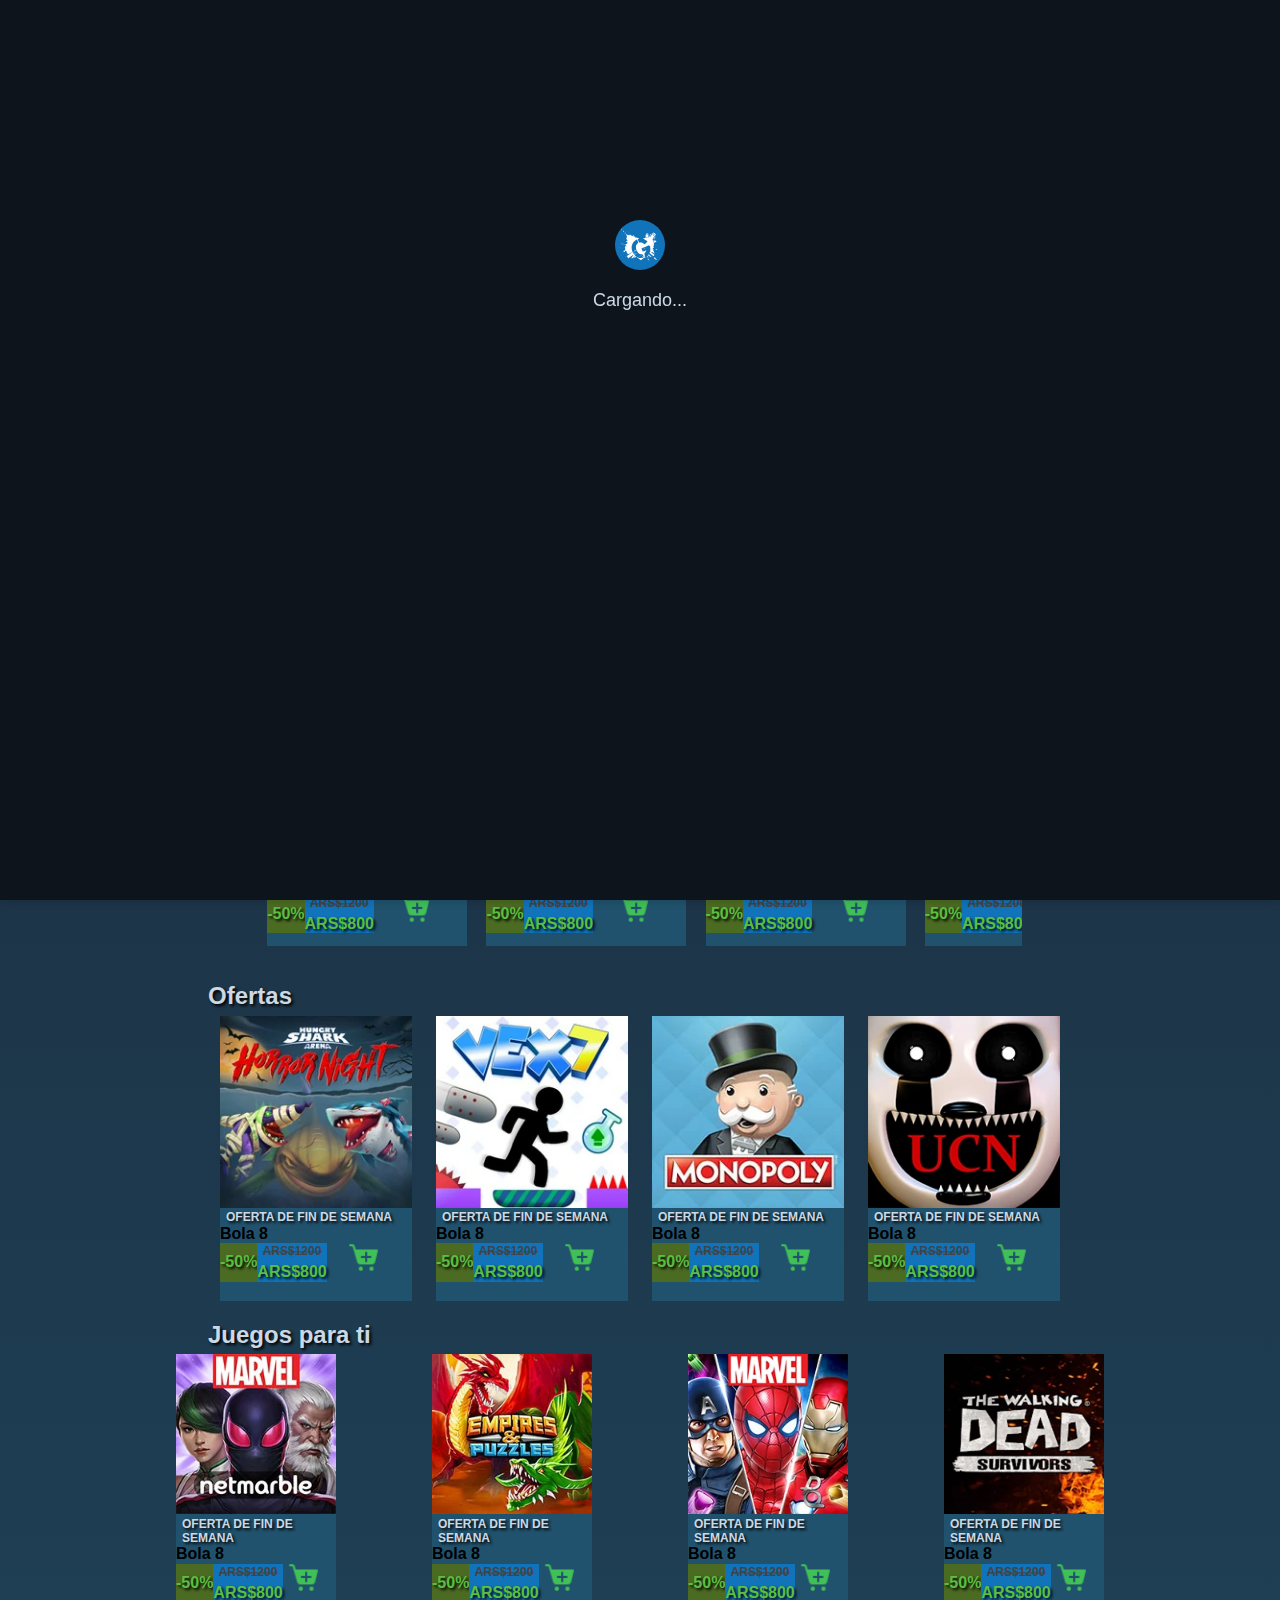
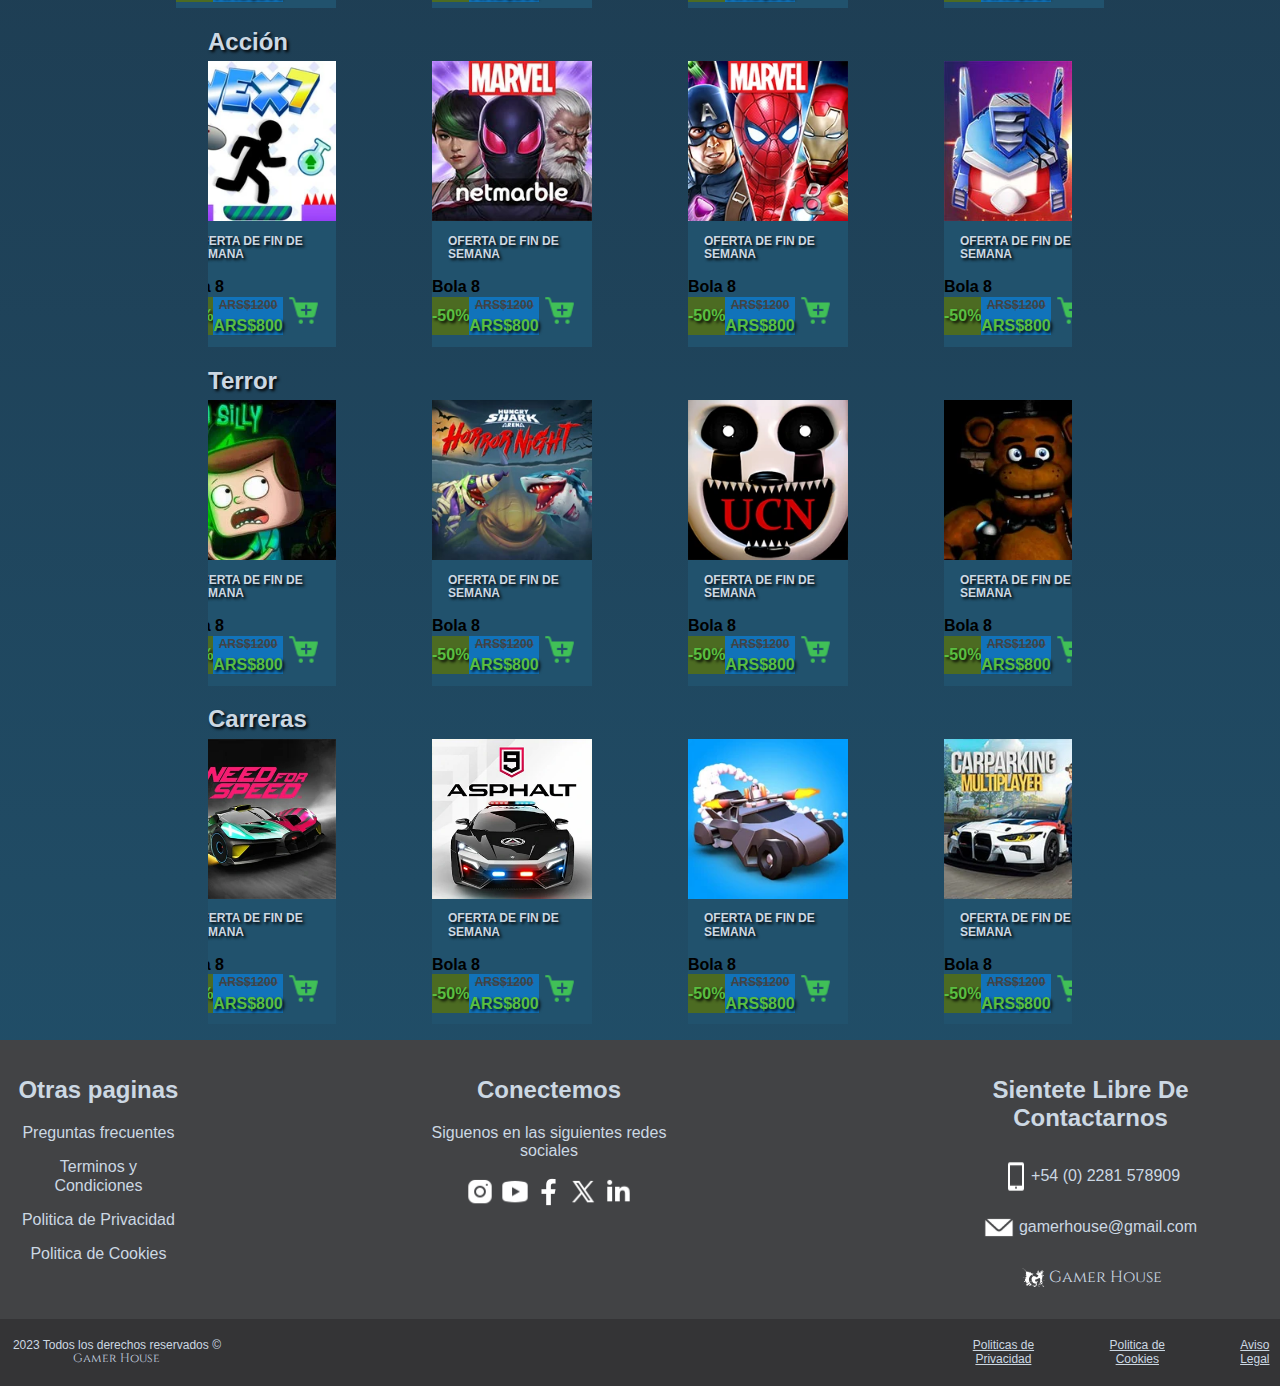
<file: index.html>
<!DOCTYPE html>
<html lang="en">
  <head>
    <meta charset="UTF-8" />
    <meta name="viewport" content="width=device-width, initial-scale=1.0" />
    <link rel="stylesheet" href="css/style.css" />
    <link rel="stylesheet" href="css/normalize.css" />
    <link rel="preconnect" href="https://fonts.googleapis.com" />
    <link rel="preconnect" href="https://fonts.gstatic.com" crossorigin />
    <link rel="shortcut icon" href="imagenes/logo blanco.svg"> 
    <link
      href="https://fonts.googleapis.com/css2?family=Cinzel:wght@800&family=Oswald:wght@500&display=swap"
      rel="stylesheet"
    />
    <title>Gamer House</title>
  </head>
  <body>
    <div class="body">
    <div class="loading-container">
      <div class="loading-animation"></div>
      <div class="loading-text">Cargando...</div>
      <div class="loading-progress">
        <div class="loading-bar"></div>
      </div>
    </div>

    <header>
      
        <div class="menu-button">
          <div class="bar"></div>
          <div class="bar"></div>
          <div class="bar"></div>
        </div>

        <nav>
          <ul class="nav">
            <li><a href="index.html">Inicio</a></li>
            <li><a href="juego.html">Juego</a></li>
            <li><a href="#destacado">Destacado</a></li>
            <li><a href="#ofertas">Ofertas</a></li>
            <li><a href="#para-ti">Juegos Para Ti</a></li>
            <li><a href="#accion">Acccion</a></li>
            <li><a href="#terror">Terror</a></li>
            <li><a href="#carrera">Carrera</a></li>
          </ul>
        </nav>
    

      <div>
        <a href="index.html">
          <div class="container-logo">
            <h1 class="titulo-logo titulo-logo-768">Gamer House</h1>
            <img
              class="icono-logo-header"
              src="imagenes/logo blanco.svg"
              alt=""
            />
          </div>
        </a>
      </div>

      <div class="buscador">
        <input class="buscadorInput" type="text" name="" placeholder="Buscar Juego..." />

        <img  src="imagenes/iconos/icons8-lupa-50.png" alt="icono perfil" />
      </div>

      <div class="icono-carrito-perfil">
        <img
          class="icono-carrito-compra"
          src="imagenes/iconos/icons8-carrito-de-compras-30.png"
          alt="carrito de compra"
        />

        <div class="icono-perfil">
          <img src="imagenes/iconos/iconoPerfil.svg" alt="menu perfil" />
        </div>
        <nav >
          <ul id="menu-perfil" class="menu-perfil">
            <li><a href="#">Mi perfil</a></li>
            <li><a href="#">Favoritos</a></li>
            <li><a href="#">Mi carito</a></li>
            <li><a href="#">Configuración</a></li>
          </ul>
        </nav>
      </div>
    </header>

    <main>
      <section class="banner-principal">
        <a href="juego.html"
          ><img src="imagenes/4enlinea-index.png" alt="imagen 4 en linea"
        /></a>
        <p>Juego del día</p>
      </section>

      <section >
        <h2 id="destacado" class="categoria h2-destacado">Destacado</h2>
        <div class="container-carrusel">
          <div class="flecha-izquierda">
            <img src="imagenes/iconos/flechaIzquierda.svg" alt="" />
          </div>
          <ul class="carrusel-destacado">
            <li id="card" class="card">
              <img src="imagenes/icon (2).webp" alt="juego bola 8" />
              <div class="cuerpo-card">
                <h3>Oferta de fin de semana</h3>
                <h2 class="titulo-juego">Bola 8</h2>
                <div class="precio-oferta">
                  <p class="descuento">-50%</p>
                  <div>
                    <p class="precio-viejo">ARS$1200</p>
                    <p class="descuento">ARS$800</p>
                  </div>
                </div>
                <div class="carrito-compra">
                  <p id="contador"><span id="contador-carrito"></span></p>
                  <img id="carrito-agregar" class="carrito-agregar" src="imagenes/iconos/icons8-agregar-a-carrito-de-compras-30.png" alt="boton agregar a carrito">
                  <img id="carrito-devolver" class="carrito-devolver" src="imagenes/iconos/icons8-devolucion-de-compra-30.png" alt="boton agregar a carrito">
                </div>
              </div>
            </li>
            <li id="card" class="card">
              <img src="imagenes/icon (10).webp" alt="juego the walking dead" />
              <div class="cuerpo-card">
                <h3>Oferta de fin de semana</h3>
                <h2 class="titulo-juego">Bola 8</h2>
                <div class="precio-oferta">
                  <p class="descuento">-50%</p>
                  <div>
                    <p class="precio-viejo">ARS$1200</p>
                    <p class="descuento">ARS$800</p>
                  </div>
                </div>
                <div class="carrito-compra">
                  <p id="contador"><span id="contador-carrito"></span></p>
                  <img class="carrito-agregar" src="imagenes/iconos/icons8-agregar-a-carrito-de-compras-30.png" alt="boton agregar a carrito">
                  <img class="carrito-devolver" src="imagenes/iconos/icons8-devolucion-de-compra-30.png" alt="boton agregar a carrito">
                </div>
              </div>
            </li>
            <li id="card" class="card">
              <img src="imagenes/icon (3).webp" alt="juego the walking dead" />
              <div class="cuerpo-card">
                <h3>Oferta de fin de semana</h3>
                <h2 class="titulo-juego">Bola 8</h2>
                <div class="precio-oferta">
                  <p class="descuento">-50%</p>
                  <div>
                    <p class="precio-viejo">ARS$1200</p>
                    <p class="descuento">ARS$800</p>
                  </div>
                </div>
                <div class="carrito-compra">
                  <p><span id="contador-carrito"></span></p>
                  <img class="carrito-agregar" src="imagenes/iconos/icons8-agregar-a-carrito-de-compras-30.png" alt="boton agregar a carrito">
                  <img class="carrito-devolver" src="imagenes/iconos/icons8-devolucion-de-compra-30.png" alt="boton agregar a carrito">
                </div>
              </div>
            </li>
            <li id="card" class="card">
              <img src="imagenes/icon (15).webp" alt="juego bola 8" />
              <div class="cuerpo-card">
                <h3>Oferta de fin de semana</h3>
                <h2 class="titulo-juego">Bola 8</h2>
                <div class="precio-oferta">
                  <p class="descuento">-50%</p>
                  <div>
                    <p class="precio-viejo">ARS$1200</p>
                    <p class="descuento">ARS$800</p>
                  </div>
                </div>
                <div class="carrito-compra">
                  <p>CARRO<span id="contador-carrito"></span></p>
                  <img class="carrito-agregar" src="imagenes/iconos/icons8-agregar-a-carrito-de-compras-30.png" alt="boton agregar a carrito">
                  <img class="carrito-devolver" src="imagenes/iconos/icons8-devolucion-de-compra-30.png" alt="boton agregar a carrito">
                </div>
              </div>
            </li>
            <li id="card" class="card">
              <img src="imagenes/icon (5).webp" alt="juego the walking dead" />
              <div class="cuerpo-card">
                <h3>Oferta de fin de semana</h3>
                <h2 class="titulo-juego">Bola 8</h2>
                <div class="precio-oferta">
                  <p class="descuento">-50%</p>
                  <div>
                    <p class="precio-viejo">ARS$1200</p>
                    <p class="descuento">ARS$800</p>
                  </div>
                </div>
                <div class="carrito-compra">
                  <p>CARRO <span id="contador-carrito"></span></p>
                  <img class="carrito-agregar" src="imagenes/iconos/icons8-agregar-a-carrito-de-compras-30.png" alt="boton agregar a carrito">
                  <img class="carrito-devolver" src="imagenes/iconos/icons8-devolucion-de-compra-30.png" alt="boton agregar a carrito">
                </div>
              </div>
            </li>
            <li id="card" class="card">
              <img src="imagenes/icon (4).webp" alt="juego the walking dead" />
              <div class="cuerpo-card">
                <h3>Oferta de fin de semana</h3>
                <h2 class="titulo-juego">Bola 8</h2>
                <div class="precio-oferta">
                  <p class="descuento">-50%</p>
                  <div>
                    <p class="precio-viejo">ARS$1200</p>
                    <p class="descuento">ARS$800</p>
                  </div>
                </div>
                <div class="carrito-compra">
                  <p>CARRO <span id="contador-carrito"></span></p>
                  <img class="carrito-agregar" src="imagenes/iconos/icons8-agregar-a-carrito-de-compras-30.png" alt="boton agregar a carrito">
                  <img class="carrito-devolver" src="imagenes/iconos/icons8-devolucion-de-compra-30.png" alt="boton agregar a carrito">
                </div>
              </div>

              <li id="card" class="card">
                <img src="imagenes/icon (7).webp" alt="juego bola 8" />
                <div class="cuerpo-card">
                  <h3>Oferta de fin de semana</h3>
                  <h2 class="titulo-juego">Bola 8</h2>
                  <div class="precio-oferta">
                    <p class="descuento">-50%</p>
                    <div>
                      <p class="precio-viejo">ARS$1200</p>
                      <p class="descuento">ARS$800</p>
                    </div>
                  </div>
                  <div class="carrito-compra">
                    <p>CARRO <span id="contador-carrito"></span></p>
                    <img class="carrito-agregar" src="imagenes/iconos/icons8-agregar-a-carrito-de-compras-30.png" alt="boton agregar a carrito">
                    <img class="carrito-devolver" src="imagenes/iconos/icons8-devolucion-de-compra-30.png" alt="boton agregar a carrito">
                  </div>
                </div>
              </li>

              <li id="card" class="card">
                <img src="imagenes/icon (12).webp" alt="juego bola 8" />
                <div class="cuerpo-card">
                  <h3>Oferta de fin de semana</h3>
                  <h2 class="titulo-juego">Bola 8</h2>
                  <div class="precio-oferta">
                    <p class="descuento">-50%</p>
                    <div>
                      <p class="precio-viejo">ARS$1200</p>
                      <p class="descuento">ARS$800</p>
                    </div>
                  </div>
                  <div class="carrito-compra">
                    <p>CARRO <span id="contador-carrito"></span></p>
                    <img class="carrito-agregar" src="imagenes/iconos/icons8-agregar-a-carrito-de-compras-30.png" alt="boton agregar a carrito">
                    <img class="carrito-devolver" src="imagenes/iconos/icons8-devolucion-de-compra-30.png" alt="boton agregar a carrito">
                  </div>
                </div>
              </li>

              <li id="card" class="card">
                <img src="imagenes/icon (10).webp" alt="juego bola 8" />
                <div class="cuerpo-card">
                  <h3>Oferta de fin de semana</h3>
                  <h2 class="titulo-juego">Bola 8</h2>
                  <div class="precio-oferta">
                    <p class="descuento">-50%</p>
                    <div>
                      <p class="precio-viejo">ARS$1200</p>
                      <p class="descuento">ARS$800</p>
                    </div>
                  </div>
                  <div class="carrito-compra">
                    <p>CARRO <span id="contador-carrito"></span></p>
                    <img class="carrito-agregar" src="imagenes/iconos/icons8-agregar-a-carrito-de-compras-30.png" alt="boton agregar a carrito">
                    <img class="carrito-devolver" src="imagenes/iconos/icons8-devolucion-de-compra-30.png" alt="boton agregar a carrito">
                  </div>
                </div>
              </li>

              <li id="card" class="card">
                <img src="imagenes/icon (2).webp" alt="juego bola 8" />
                <div class="cuerpo-card">
                  <h3>Oferta de fin de semana</h3>
                  <h2 class="titulo-juego">Bola 8</h2>
                  <div class="precio-oferta">
                    <p class="descuento">-50%</p>
                    <div>
                      <p class="precio-viejo">ARS$1200</p>
                      <p class="descuento">ARS$800</p>
                    </div>
                  </div>
                  <div class="carrito-compra">
                    <p>CARRO <span id="contador-carrito"></span></p>
                    <img class="carrito-agregar" src="imagenes/iconos/icons8-agregar-a-carrito-de-compras-30.png" alt="boton agregar a carrito">
                    <img class="carrito-devolver" src="imagenes/iconos/icons8-devolucion-de-compra-30.png" alt="boton agregar a carrito">
                  </div>
                </div>
              </li>

              
              
            </li>
          </ul>
          <div class="flecha-derecha">
            <img src="imagenes/iconos/flechaDerecha.svg" alt="" />
          </div>
        </div>
      </section>


      <section >
        <div  class="ofertas">
            <h2 id="ofertas" class="categoria">Ofertas</h2>
            <div class="cards-ofertas">
                <div class="card">
                    <img src="imagenes/icon (3).webp" alt="juego bola 8">
                    <div class="cuerpo-card">
                        <h3>Oferta de fin de semana</h3>
                        <h2 class="titulo-juego">Bola 8</h2>
                        <div class="precio-oferta">
                        <p class="descuento">-50%</p>
                        <div>
                            <p class="precio-viejo">ARS$1200</p>
                            <p class="descuento">ARS$800</p>
                        </div>
                        </div>
                        <div class="carrito-compra">
                        <p>CARRO <span id="contador-carrito"></span></p>
                        <img class="carrito-agregar" src="imagenes/iconos/icons8-agregar-a-carrito-de-compras-30.png" alt="boton agregar a carrito">
                        <img class="carrito-devolver" src="imagenes/iconos/icons8-devolucion-de-compra-30.png" alt="boton agregar a carrito">
                        </div>
                    </div>
                </div>
                <div class="card">
                    <img src="imagenes/icon (4).webp" alt="juego bola 8">
                    <div class="cuerpo-card">
                        <h3>Oferta de fin de semana</h3>
                        <h2 class="titulo-juego">Bola 8</h2>
                        <div class="precio-oferta">
                        <p class="descuento">-50%</p>
                        <div>
                            <p class="precio-viejo">ARS$1200</p>
                            <p class="descuento">ARS$800</p>
                        </div>
                        </div>
                        <div class="carrito-compra">
                        <p>CARRO <span id="contador-carrito"></span></p>
                        <img class="carrito-agregar" src="imagenes/iconos/icons8-agregar-a-carrito-de-compras-30.png" alt="boton agregar a carrito">
                        <img class="carrito-devolver" src="imagenes/iconos/icons8-devolucion-de-compra-30.png" alt="boton agregar a carrito">
                        </div>
                    </div>
                </div>
                <div class="card">
                    <img src="imagenes/icon (5).webp" alt="juego bola 8">
                    <div class="cuerpo-card">
                        <h3>Oferta de fin de semana</h3>
                        <h2 class="titulo-juego">Bola 8</h2>
                        <div class="precio-oferta">
                        <p class="descuento">-50%</p>
                        <div>
                            <p class="precio-viejo">ARS$1200</p>
                            <p class="descuento">ARS$800</p>
                        </div>
                        </div>
                        <div class="carrito-compra">
                        <p>CARRO <span id="contador-carrito"></span></p>
                        <img class="carrito-agregar" src="imagenes/iconos/icons8-agregar-a-carrito-de-compras-30.png" alt="boton agregar a carrito">
                        <img class="carrito-devolver" src="imagenes/iconos/icons8-devolucion-de-compra-30.png" alt="boton agregar a carrito">
                        </div>
                    </div>
                </div>
                <div class="card">
                  <img src="imagenes/icon (6).webp" alt="juego bola 8">
                  <div class="cuerpo-card">
                      <h3>Oferta de fin de semana</h3>
                      <h2 class="titulo-juego">Bola 8</h2>
                      <div class="precio-oferta">
                      <p class="descuento">-50%</p>
                      <div>
                          <p class="precio-viejo">ARS$1200</p>
                          <p class="descuento">ARS$800</p>
                      </div>
                      </div>
                      <div class="carrito-compra">
                      <p>CARRO <span id="contador-carrito"></span></p>
                      <img class="carrito-agregar" src="imagenes/iconos/icons8-agregar-a-carrito-de-compras-30.png" alt="boton agregar a carrito">
                      <img class="carrito-devolver" src="imagenes/iconos/icons8-devolucion-de-compra-30.png" alt="boton agregar a carrito">
                      </div>
                  </div>
              </div>
            </div>
            

        </div>
    </section>

    <section >
        <div class="juegos-para-ti">
            <h2 id="para-ti" class="categoria">Juegos para ti</h2>
            <div class="cards-juegos-para-ti">
                <div class="card">
                    <img src="imagenes/icon (7).webp" alt="juego bola 8">
                    <div class="cuerpo-card">
                        <h3>Oferta de fin de semana</h3>
                        <h2 class="titulo-juego">Bola 8</h2>
                        <div class="precio-oferta">
                        <p class="descuento">-50%</p>
                        <div>
                            <p class="precio-viejo">ARS$1200</p>
                            <p class="descuento">ARS$800</p>
                        </div>
                        </div>
                        <div class="carrito-compra">
                        <p>CARRO<span id="contador-carrito"></span></p>
                        <img class="carrito-agregar" src="imagenes/iconos/icons8-agregar-a-carrito-de-compras-30.png" alt="boton agregar a carrito">
                        <img class="carrito-devolver" src="imagenes/iconos/icons8-devolucion-de-compra-30.png" alt="boton agregar a carrito">
                        </div>
                    </div>
                </div>
                <div class="card">
                    <img src="imagenes/icon (8).webp" alt="juego bola 8">
                    <div class="cuerpo-card">
                        <h3>Oferta de fin de semana</h3>
                        <h2 class="titulo-juego">Bola 8</h2>
                        <div class="precio-oferta">
                        <p class="descuento">-50%</p>
                        <div>
                            <p class="precio-viejo">ARS$1200</p>
                            <p class="descuento">ARS$800</p>
                        </div>
                        </div>
                        <div class="carrito-compra">
                        <p>CARRO <span id="contador-carrito"></span></p>
                        <img class="carrito-agregar" src="imagenes/iconos/icons8-agregar-a-carrito-de-compras-30.png" alt="boton agregar a carrito">
                        <img class="carrito-devolver" src="imagenes/iconos/icons8-devolucion-de-compra-30.png" alt="boton agregar a carrito">
                        </div>
                    </div>
                </div>
                <div class="card">
                    <img src="imagenes/icon (9).webp" alt="juego bola 8">
                    <div class="cuerpo-card">
                        <h3>Oferta de fin de semana</h3>
                        <h2 class="titulo-juego">Bola 8</h2>
                        <div class="precio-oferta">
                        <p class="descuento">-50%</p>
                        <div>
                            <p class="precio-viejo">ARS$1200</p>
                            <p class="descuento">ARS$800</p>
                        </div>
                        </div>
                        <div class="carrito-compra">
                        <p>CARRO<span id="contador-carrito"></span></p>
                        <img class="carrito-agregar" src="imagenes/iconos/icons8-agregar-a-carrito-de-compras-30.png" alt="boton agregar a carrito">
                        <img class="carrito-devolver" src="imagenes/iconos/icons8-devolucion-de-compra-30.png" alt="boton agregar a carrito">
                        </div>
                    </div>
                </div>
                <div class="card">
                    <img src="imagenes/icon (10).webp" alt="juego bola 8">
                    <div class="cuerpo-card">
                        <h3>Oferta de fin de semana</h3>
                        <h2 class="titulo-juego">Bola 8</h2>
                        <div class="precio-oferta">
                        <p class="descuento">-50%</p>
                        <div>
                            <p class="precio-viejo">ARS$1200</p>
                            <p class="descuento">ARS$800</p>
                        </div>
                        </div>
                        <div class="carrito-compra">
                        <p>CARRO <span id="contador-carrito"></span></p>
                        <img class="carrito-agregar" src="imagenes/iconos/icons8-agregar-a-carrito-de-compras-30.png" alt="boton agregar a carrito">
                        <img class="carrito-devolver" src="imagenes/iconos/icons8-devolucion-de-compra-30.png" alt="boton agregar a carrito">
                        </div>
                    </div>
                </div>
            </div>
            

        </div>
    </section>

      <section class="carruseles">
        <div class="accion">
          <h2 id="accion" class="categoria">Acción</h2>
          <div class="carrusel-chico">
          
            <div class="card">
              <img src="imagenes/icon (11).webp" alt="juego the walking dead" />
              <div class="cuerpo-card">
                <h3>Oferta de fin de semana</h3>
                <h2 class="titulo-juego">Bola 8</h2>
                <div class="precio-oferta">
                  <p class="descuento">-50%</p>
                  <div>
                    <p class="precio-viejo">ARS$1200</p>
                    <p class="descuento">ARS$800</p>
                  </div>
                </div>
                <div class="carrito-compra">
                  <p>CARRO <span id="contador-carrito"></span></p>
                  <img class="carrito-agregar" src="imagenes/iconos/icons8-agregar-a-carrito-de-compras-30.png" alt="boton agregar a carrito">
                  <img class="carrito-devolver" src="imagenes/iconos/icons8-devolucion-de-compra-30.png" alt="boton agregar a carrito">
                </div>
              </div>
            </div>
            <div class="card">
              <img src="imagenes/icon_medium.webp" alt="juego minecraft" />
              <div class="cuerpo-card">
                <h3>Oferta de fin de semana</h3>
                <h2 class="titulo-juego">Bola 8</h2>
                <div class="precio-oferta">
                  <p class="descuento">-50%</p>
                  <div>
                    <p class="precio-viejo">ARS$1200</p>
                    <p class="descuento">ARS$800</p>
                  </div>
                </div>
                <div class="carrito-compra">
                  <p>CARRO <span id="contador-carrito"></span></p>
                  <img class="carrito-agregar" src="imagenes/iconos/icons8-agregar-a-carrito-de-compras-30.png" alt="boton agregar a carrito">
                  <img class="carrito-devolver" src="imagenes/iconos/icons8-devolucion-de-compra-30.png" alt="boton agregar a carrito">
                </div>
              </div>
            </div>
            <div class="card">
              <img
                src="imagenes/icon (4).webp"
                alt="juego scared billy"
              />
              <div class="cuerpo-card">
                <h3>Oferta de fin de semana</h3>
                <h2 class="titulo-juego">Bola 8</h2>
                <div class="precio-oferta">
                  <p class="descuento">-50%</p>
                  <div>
                    <p class="precio-viejo">ARS$1200</p>
                    <p class="descuento">ARS$800</p>
                  </div>
                </div>
                <div class="carrito-compra">
                  <p>CARRO <span id="contador-carrito"></span></p>
                  <img class="carrito-agregar" src="imagenes/iconos/icons8-agregar-a-carrito-de-compras-30.png" alt="boton agregar a carrito">
                  <img class="carrito-devolver" src="imagenes/iconos/icons8-devolucion-de-compra-30.png" alt="boton agregar a carrito">
                </div>
              </div>
            </div>
            <div class="card">
              <img src="imagenes/icon (7).webp" alt="juego ucn" />
              <div class="cuerpo-card">
                <h3>Oferta de fin de semana</h3>
                <h2 class="titulo-juego">Bola 8</h2>
                <div class="precio-oferta">
                  <p class="descuento">-50%</p>
                  <div>
                    <p class="precio-viejo">ARS$1200</p>
                    <p class="descuento">ARS$800</p>
                  </div>
                </div>
                <div class="carrito-compra">
                  <p>CARRO <span id="contador-carrito"></span></p>
                  <img class="carrito-agregar" src="imagenes/iconos/icons8-agregar-a-carrito-de-compras-30.png" alt="boton agregar a carrito">
                  <img class="carrito-devolver" src="imagenes/iconos/icons8-devolucion-de-compra-30.png" alt="boton agregar a carrito">
                </div>
              </div>
            </div>
            <div class="card">
              <img src="imagenes/icon (9).webp" alt="juego plantas vs zombies" />
              <div class="cuerpo-card">
                <h3>Oferta de fin de semana</h3>
                <h2 class="titulo-juego">Bola 8</h2>
                <div class="precio-oferta">
                  <p class="descuento">-50%</p>
                  <div>
                    <p class="precio-viejo">ARS$1200</p>
                    <p class="descuento">ARS$800</p>
                  </div>
                </div>
                <div class="carrito-compra">
                  <p>CARRO <span id="contador-carrito"></span></p>
                  <img class="carrito-agregar" src="imagenes/iconos/icons8-agregar-a-carrito-de-compras-30.png" alt="boton agregar a carrito">
                  <img class="carrito-devolver" src="imagenes/iconos/icons8-devolucion-de-compra-30.png" alt="boton agregar a carrito">
                </div>
              </div>
            </div>
            <div class="card">
              <img src="imagenes/icon (12).webp" alt="juego bola 8" />
              <div class="cuerpo-card">
                <h3>Oferta de fin de semana</h3>
                <h2 class="titulo-juego">Bola 8</h2>
                <div class="precio-oferta">
                  <p class="descuento">-50%</p>
                  <div>
                    <p class="precio-viejo">ARS$1200</p>
                    <p class="descuento">ARS$800</p>
                  </div>
                </div>
                <div class="carrito-compra">
                  <p>CARRO<span id="contador-carrito"></span></p>
                  <img class="carrito-agregar" src="imagenes/iconos/icons8-agregar-a-carrito-de-compras-30.png" alt="boton agregar a carrito">
                  <img class="carrito-devolver" src="imagenes/iconos/icons8-devolucion-de-compra-30.png" alt="boton agregar a carrito">
                </div>
              </div>
            </div>
            <div class="card">
              <img src="imagenes/icon (11).webp" alt="juego the walking dead" />
              <div class="cuerpo-card">
                <h3>Oferta de fin de semana</h3>
                <h2 class="titulo-juego">Bola 8</h2>
                <div class="precio-oferta">
                  <p class="descuento">-50%</p>
                  <div>
                    <p class="precio-viejo">ARS$1200</p>
                    <p class="descuento">ARS$800</p>
                  </div>
                </div>
                <div class="carrito-compra">
                  <p>CARRO <span id="contador-carrito"></span></p>
                  <img class="carrito-agregar" src="imagenes/iconos/icons8-agregar-a-carrito-de-compras-30.png" alt="boton agregar a carrito">
                  <img class="carrito-devolver" src="imagenes/iconos/icons8-devolucion-de-compra-30.png" alt="boton agregar a carrito">
                </div>
              </div>
            </div>
            <div class="card">
              <img src="imagenes/icon_medium.webp" alt="juego minecraft" />
              <div class="cuerpo-card">
              <h3>Oferta de fin de semana</h3>
                <h2 class="titulo-juego">Bola 8</h2>
                <div class="precio-oferta">
                  <p class="descuento">-50%</p>
                  <div>
                    <p class="precio-viejo">ARS$1200</p>
                    <p class="descuento">ARS$800</p>
                  </div>
                </div>
                <div class="carrito-compra">
                  <p>CARRO<span id="contador-carrito"></span></p>
                  <img class="carrito-agregar" src="imagenes/iconos/icons8-agregar-a-carrito-de-compras-30.png" alt="boton agregar a carrito">
                  <img class="carrito-devolver" src="imagenes/iconos/icons8-devolucion-de-compra-30.png" alt="boton agregar a carrito">
                </div>
              </div>
            </div>
          </div>
        </div>

        <div class="terror">
          <h2 id="terror" class="categoria">Terror</h2>
          <div class="carrusel-chico">
           
            <div class="card">
              <img src="imagenes/icon (12).webp" alt="juego the walking dead" />
              <div class="cuerpo-card">
                <h3>Oferta de fin de semana</h3>
                <h2 class="titulo-juego">Bola 8</h2>
                <div class="precio-oferta">
                  <p class="descuento">-50%</p>
                  <div>
                    <p class="precio-viejo">ARS$1200</p>
                    <p class="descuento">ARS$800</p>
                  </div>
                </div>
                <div class="carrito-compra">
                  <p>CARRO <span id="contador-carrito"></span></p>
                  <img class="carrito-agregar" src="imagenes/iconos/icons8-agregar-a-carrito-de-compras-30.png" alt="boton agregar a carrito">
                  <img class="carrito-devolver" src="imagenes/iconos/icons8-devolucion-de-compra-30.png" alt="boton agregar a carrito">
                </div>
              </div>
            </div>
            <div class="card">
              <img src="imagenes/icon_medium.webp" alt="juego minecraft" />
              <div class="cuerpo-card">
                <h3>Oferta de fin de semana</h3>
                <h2 class="titulo-juego">Bola 8</h2>
                <div class="precio-oferta">
                  <p class="descuento">-50%</p>
                  <div>
                    <p class="precio-viejo">ARS$1200</p>
                    <p class="descuento">ARS$800</p>
                  </div>
                </div>
                <div class="carrito-compra">
                  <p>CARRO <span id="contador-carrito"></span></p>
                  <img class="carrito-agregar" src="imagenes/iconos/icons8-agregar-a-carrito-de-compras-30.png" alt="boton agregar a carrito">
                  <img class="carrito-devolver" src="imagenes/iconos/icons8-devolucion-de-compra-30.png" alt="boton agregar a carrito">
                </div>
              </div>
            </div>
            <div class="card">
              <img
                src="imagenes/clarence-scared-silly-364x242.jpg.webp"
                alt="juego scared billy"
              />
              <div class="cuerpo-card">
                <h3>Oferta de fin de semana</h3>
                <h2 class="titulo-juego">Bola 8</h2>
                <div class="precio-oferta">
                  <p class="descuento">-50%</p>
                  <div>
                    <p class="precio-viejo">ARS$1200</p>
                    <p class="descuento">ARS$800</p>
                  </div>
                </div>
                <div class="carrito-compra">
                  <p>CARRO <span id="contador-carrito"></span></p>
                  <img class="carrito-agregar" src="imagenes/iconos/icons8-agregar-a-carrito-de-compras-30.png" alt="boton agregar a carrito">
                  <img class="carrito-devolver" src="imagenes/iconos/icons8-devolucion-de-compra-30.png" alt="boton agregar a carrito">
                </div>
              </div>
            </div>
            <div class="card">
              <img src="imagenes/icon (3).webp" alt="juego ucn" />
              <div class="cuerpo-card">
                <h3>Oferta de fin de semana</h3>
                <h2 class="titulo-juego">Bola 8</h2>
                <div class="precio-oferta">
                  <p class="descuento">-50%</p>
                  <div>
                    <p class="precio-viejo">ARS$1200</p>
                    <p class="descuento">ARS$800</p>
                  </div>
                </div>
                <div class="carrito-compra">
                  <p>CARRO <span id="contador-carrito"></span></p>
                  <img class="carrito-agregar" src="imagenes/iconos/icons8-agregar-a-carrito-de-compras-30.png" alt="boton agregar a carrito">
                  <img class="carrito-devolver" src="imagenes/iconos/icons8-devolucion-de-compra-30.png" alt="boton agregar a carrito">
                </div>
              </div>
            </div>
            <div class="card">
              <img src="imagenes/icon (6).webp" alt="juego plantas vs zombies" />
              <div class="cuerpo-card">
                <h3>Oferta de fin de semana</h3>
                <h2 class="titulo-juego">Bola 8</h2>
                <div class="precio-oferta">
                  <p class="descuento">-50%</p>
                  <div>
                    <p class="precio-viejo">ARS$1200</p>
                    <p class="descuento">ARS$800</p>
                  </div>
                </div>
                <div class="carrito-compra">
                  <p>CARRO <span id="contador-carrito"></span></p>
                  <img class="carrito-agregar" src="imagenes/iconos/icons8-agregar-a-carrito-de-compras-30.png" alt="boton agregar a carrito">
                  <img class="carrito-devolver" src="imagenes/iconos/icons8-devolucion-de-compra-30.png" alt="boton agregar a carrito">
                </div>
              </div>
            </div>
            <div class="card">
              <img src="imagenes/five-nights-at-freddys-364x242.jpg.webp" alt="juego bola 8" />
              <div class="cuerpo-card">
                <h3>Oferta de fin de semana</h3>
                <h2 class="titulo-juego">Bola 8</h2>
                <div class="precio-oferta">
                  <p class="descuento">-50%</p>
                  <div>
                    <p class="precio-viejo">ARS$1200</p>
                    <p class="descuento">ARS$800</p>
                  </div>
                </div>
                <div class="carrito-compra">
                  <p>CARRO <span id="contador-carrito"></span></p>
                  <img class="carrito-agregar" src="imagenes/iconos/icons8-agregar-a-carrito-de-compras-30.png" alt="boton agregar a carrito">
                  <img class="carrito-devolver" src="imagenes/iconos/icons8-devolucion-de-compra-30.png" alt="boton agregar a carrito">
                </div>
              </div>
            </div>
            <div class="card">
              <img src="imagenes/icon (10).webp" alt="juego the walking dead" />
              <div class="cuerpo-card">
                <h3>Oferta de fin de semana</h3>
                <h2 class="titulo-juego">Bola 8</h2>
                <div class="precio-oferta">
                  <p class="descuento">-50%</p>
                  <div>
                    <p class="precio-viejo">ARS$1200</p>
                    <p class="descuento">ARS$800</p>
                  </div>
                </div>
                <div class="carrito-compra">
                  <p>CARRO <span id="contador-carrito"></span></p>
                  <img class="carrito-agregar" src="imagenes/iconos/icons8-agregar-a-carrito-de-compras-30.png" alt="boton agregar a carrito">
                  <img class="carrito-devolver" src="imagenes/iconos/icons8-devolucion-de-compra-30.png" alt="boton agregar a carrito">
                </div>
              </div>
            </div>
            <div class="card">
              <img src="imagenes/icon_medium.webp" alt="juego minecraft" />
              <div class="cuerpo-card">
                <h3>Oferta de fin de semana</h3>
                <h2 class="titulo-juego">Bola 8</h2>
                <div class="precio-oferta">
                  <p class="descuento">-50%</p>
                  <div>
                    <p class="precio-viejo">ARS$1200</p>
                    <p class="descuento">ARS$800</p>
                  </div>
                </div>
                <div class="carrito-compra">
                  <p>CARRO <span id="contador-carrito"></span></p>
                  <img class="carrito-agregar" src="imagenes/iconos/icons8-agregar-a-carrito-de-compras-30.png" alt="boton agregar a carrito">
                  <img class="carrito-devolver" src="imagenes/iconos/icons8-devolucion-de-compra-30.png" alt="boton agregar a carrito">
                </div>
              </div>
            </div>
          </div>
        </div>

        <div class="carreras">
          <h2 id="carrera" class="categoria">Carreras</h2>
          <div class="carrusel-chico">
           
            <div class="card">
              <img src="imagenes/icon (14).webp" alt="juego the walking dead" />
              <div class="cuerpo-card">
                <h3>Oferta de fin de semana</h3>
                <h2 class="titulo-juego">Bola 8</h2>
                <div class="precio-oferta">
                  <p class="descuento">-50%</p>
                  <div>
                    <p class="precio-viejo">ARS$1200</p>
                    <p class="descuento">ARS$800</p>
                  </div>
                </div>
                <div class="carrito-compra">
                  <p>CARRO <span id="contador-carrito"></span></p>
                  <img class="carrito-agregar" src="imagenes/iconos/icons8-agregar-a-carrito-de-compras-30.png" alt="boton agregar a carrito">
                  <img class="carrito-devolver" src="imagenes/iconos/icons8-devolucion-de-compra-30.png" alt="boton agregar a carrito">
                </div>
              </div>
            </div>
            <div class="card">
              <img src="imagenes/icon (14).webp" alt="juego minecraft" />
              <div class="cuerpo-card">
                <h3>Oferta de fin de semana</h3>
                <h2 class="titulo-juego">Bola 8</h2>
                <div class="precio-oferta">
                  <p class="descuento">-50%</p>
                  <div>
                    <p class="precio-viejo">ARS$1200</p>
                    <p class="descuento">ARS$800</p>
                  </div>
                </div>
                <div class="carrito-compra">
                  <p>CARRO <span id="contador-carrito"></span></p>
                  <img class="carrito-agregar" src="imagenes/iconos/icons8-agregar-a-carrito-de-compras-30.png" alt="boton agregar a carrito">
                  <img class="carrito-devolver" src="imagenes/iconos/icons8-devolucion-de-compra-30.png" alt="boton agregar a carrito">
                </div>
              </div>
            </div>
            <div class="card">
              <img
                src="imagenes/icon (14).webp"
                alt="juego scared billy"
              />
              <div class="cuerpo-card">
                <h3>Oferta de fin de semana</h3>
                <h2 class="titulo-juego">Bola 8</h2>
                <div class="precio-oferta">
                  <p class="descuento">-50%</p>
                  <div>
                    <p class="precio-viejo">ARS$1200</p>
                    <p class="descuento">ARS$800</p>
                  </div>
                </div>
                <div class="carrito-compra">
                  <p>CARRO <span id="contador-carrito"></span></p>
                  <img class="carrito-agregar" src="imagenes/iconos/icons8-agregar-a-carrito-de-compras-30.png" alt="boton agregar a carrito">
                  <img class="carrito-devolver" src="imagenes/iconos/icons8-devolucion-de-compra-30.png" alt="boton agregar a carrito">
                </div>
              </div>
            </div>
            <div class="card">
              <img src="imagenes/icon (15).webp" alt="juego ucn" />
              <div class="cuerpo-card">
                <h3>Oferta de fin de semana</h3>
                <h2 class="titulo-juego">Bola 8</h2>
                <div class="precio-oferta">
                  <p class="descuento">-50%</p>
                  <div>
                    <p class="precio-viejo">ARS$1200</p>
                    <p class="descuento">ARS$800</p>
                  </div>
                </div>
                <div class="carrito-compra">
                  <p>CARRO <span id="contador-carrito"></span></p>
                  <img class="carrito-agregar" src="imagenes/iconos/icons8-agregar-a-carrito-de-compras-30.png" alt="boton agregar a carrito">
                  <img class="carrito-devolver" src="imagenes/iconos/icons8-devolucion-de-compra-30.png" alt="boton agregar a carrito">
                </div>
              </div>
            </div>
            <div class="card">
              <img src="imagenes/icon (16).webp" alt="juego plantas vs zombies" />
              <div class="cuerpo-card">
                <h3>Oferta de fin de semana</h3>
                <h2 class="titulo-juego">Bola 8</h2>
                <div class="precio-oferta">
                  <p class="descuento">-50%</p>
                  <div>
                    <p class="precio-viejo">ARS$1200</p>
                    <p class="descuento">ARS$800</p>
                  </div>
                </div>
                <div class="carrito-compra">
                  <p>CARRO <span id="contador-carrito"></span></p>
                  <img class="carrito-agregar" src="imagenes/iconos/icons8-agregar-a-carrito-de-compras-30.png" alt="boton agregar a carrito">
                  <img class="carrito-devolver" src="imagenes/iconos/icons8-devolucion-de-compra-30.png" alt="boton agregar a carrito">
                </div>
              </div>
            </div>
            <div class="card">
              <img src="imagenes/icon (13).webp" alt="juego bola 8" />
              <div class="cuerpo-card">
                <h3>Oferta de fin de semana</h3>
                <h2 class="titulo-juego">Bola 8</h2>
                <div class="precio-oferta">
                  <p class="descuento">-50%</p>
                  <div>
                    <p class="precio-viejo">ARS$1200</p>
                    <p class="descuento">ARS$800</p>
                  </div>
                </div>
                <div class="carrito-compra">
                  <p>CARRO <span id="contador-carrito"></span></p>
                  <img class="carrito-agregar" src="imagenes/iconos/icons8-agregar-a-carrito-de-compras-30.png" alt="boton agregar a carrito">
                  <img class="carrito-devolver" src="imagenes/iconos/icons8-devolucion-de-compra-30.png" alt="boton agregar a carrito">
                </div>
              </div>
            </div>
            <div class="card">
              <img src="imagenes/icon (10).webp" alt="juego the walking dead" />
              <div class="cuerpo-card">
                <h3>Oferta de fin de semana</h3>
                <h2 class="titulo-juego">Bola 8</h2>
                <div class="precio-oferta">
                  <p class="descuento">-50%</p>
                  <div>
                    <p class="precio-viejo">ARS$1200</p>
                    <p class="descuento">ARS$800</p>
                  </div>
                </div>
                <div class="carrito-compra">
                  <p>CARRO <span id="contador-carrito"></span></p>
                  <img class="carrito-agregar" src="imagenes/iconos/icons8-agregar-a-carrito-de-compras-30.png" alt="boton agregar a carrito">
                  <img class="carrito-devolver" src="imagenes/iconos/icons8-devolucion-de-compra-30.png" alt="boton agregar a carrito">
                </div>
              </div>
            </div>
            <div class="card">
              <img src="imagenes/icon_medium.webp" alt="juego minecraft" />
              <div class="cuerpo-card">
                <h3>Oferta de fin de semana</h3>
                <h2 class="titulo-juego">Bola 8</h2>
                <div class="precio-oferta">
                  <p class="descuento">-50%</p>
                  <div>
                    <p class="precio-viejo">ARS$1200</p>
                    <p class="descuento">ARS$800</p>
                  </div>
                </div>
                <div class="carrito-compra">
                  <p>CARRO <span id="contador-carrito"></span></p>
                  <img class="carrito-agregar" src="imagenes/iconos/icons8-agregar-a-carrito-de-compras-30.png" alt="boton agregar a carrito">
                  <img class="carrito-devolver" src="imagenes/iconos/icons8-devolucion-de-compra-30.png" alt="boton agregar a carrito">
                </div>
              </div>
            </div>
          </div>
        </div>
      </section>
    </main>

    <footer>
      <div class="fat-footer">
        <div>
          <h2>Otras paginas</h2>
          <p>Preguntas frecuentes</p>
          <p>Terminos y Condiciones</p>
          <p>Politica de Privacidad</p>
          <p>Politica de Cookies</p>
        </div>

        <div>
          <h2>Conectemos</h2>
          <p>Siguenos en las siguientes redes sociales</p>
          <div>
            <img src="imagenes/iconos/iconoInstagram.svg" alt="" />
            <img src="imagenes/iconos/iconoYt.svg" alt="" />
            <img src="imagenes/icons8-facebook-30.png" alt="" />
            <img src="imagenes/iconos/x.svg" alt="" />
            <img src="imagenes/iconos/linkedin.svg" alt="" />
          </div>
        </div>

        <div>
          <h2 class="">Sientete Libre De Contactarnos</h2>
          <div class="pImagenes">
            <img
              class="pTelefono"
              src="imagenes/iconos/iconoTelefono.svg"
              alt=""
            />
            <p class="fat-footer-pTelefono">+54 (0) 2281 578909</p>
          </div>

          <div class="pImagenes">
            <img class="pTelefono" src="imagenes/iconos/mail.svg" alt="" />
            <p class="fat-footer-pMail">gamerhouse@gmail.com</p>
          </div>
          <div class="pImagenes">
            <img
              style="width: 30px"
              class="pTelefono"
              src="imagenes/logo blanco.svg"
              alt=""
            />
            <p class="fat-footer-pLogo"><span>Gamer House</span></p>
          </div>
        </div>
      </div>

      <div class="fit-footer">
        <div class="fit-footer-copyrigth">
          <p>2023 Todos los derechos reservados © <span>Gamer House</span></p>
          <div class="fit-footer-p">
            <a href="#" class="p-ffooter">Politicas de Privacidad</a>
            <a href="#" class="p-ffooter">Politica de Cookies</a>
            <a href="#" class="p-ffooter">Aviso Legal</a>
          </div>
        </div>
      </div>
    </footer>

    <script src="js/loading.js"></script>
    <script src="js/carrousel.js"></script>
    <script src="js/toggle.js"></script>
    
</div>
  </body>
</html>
</file>
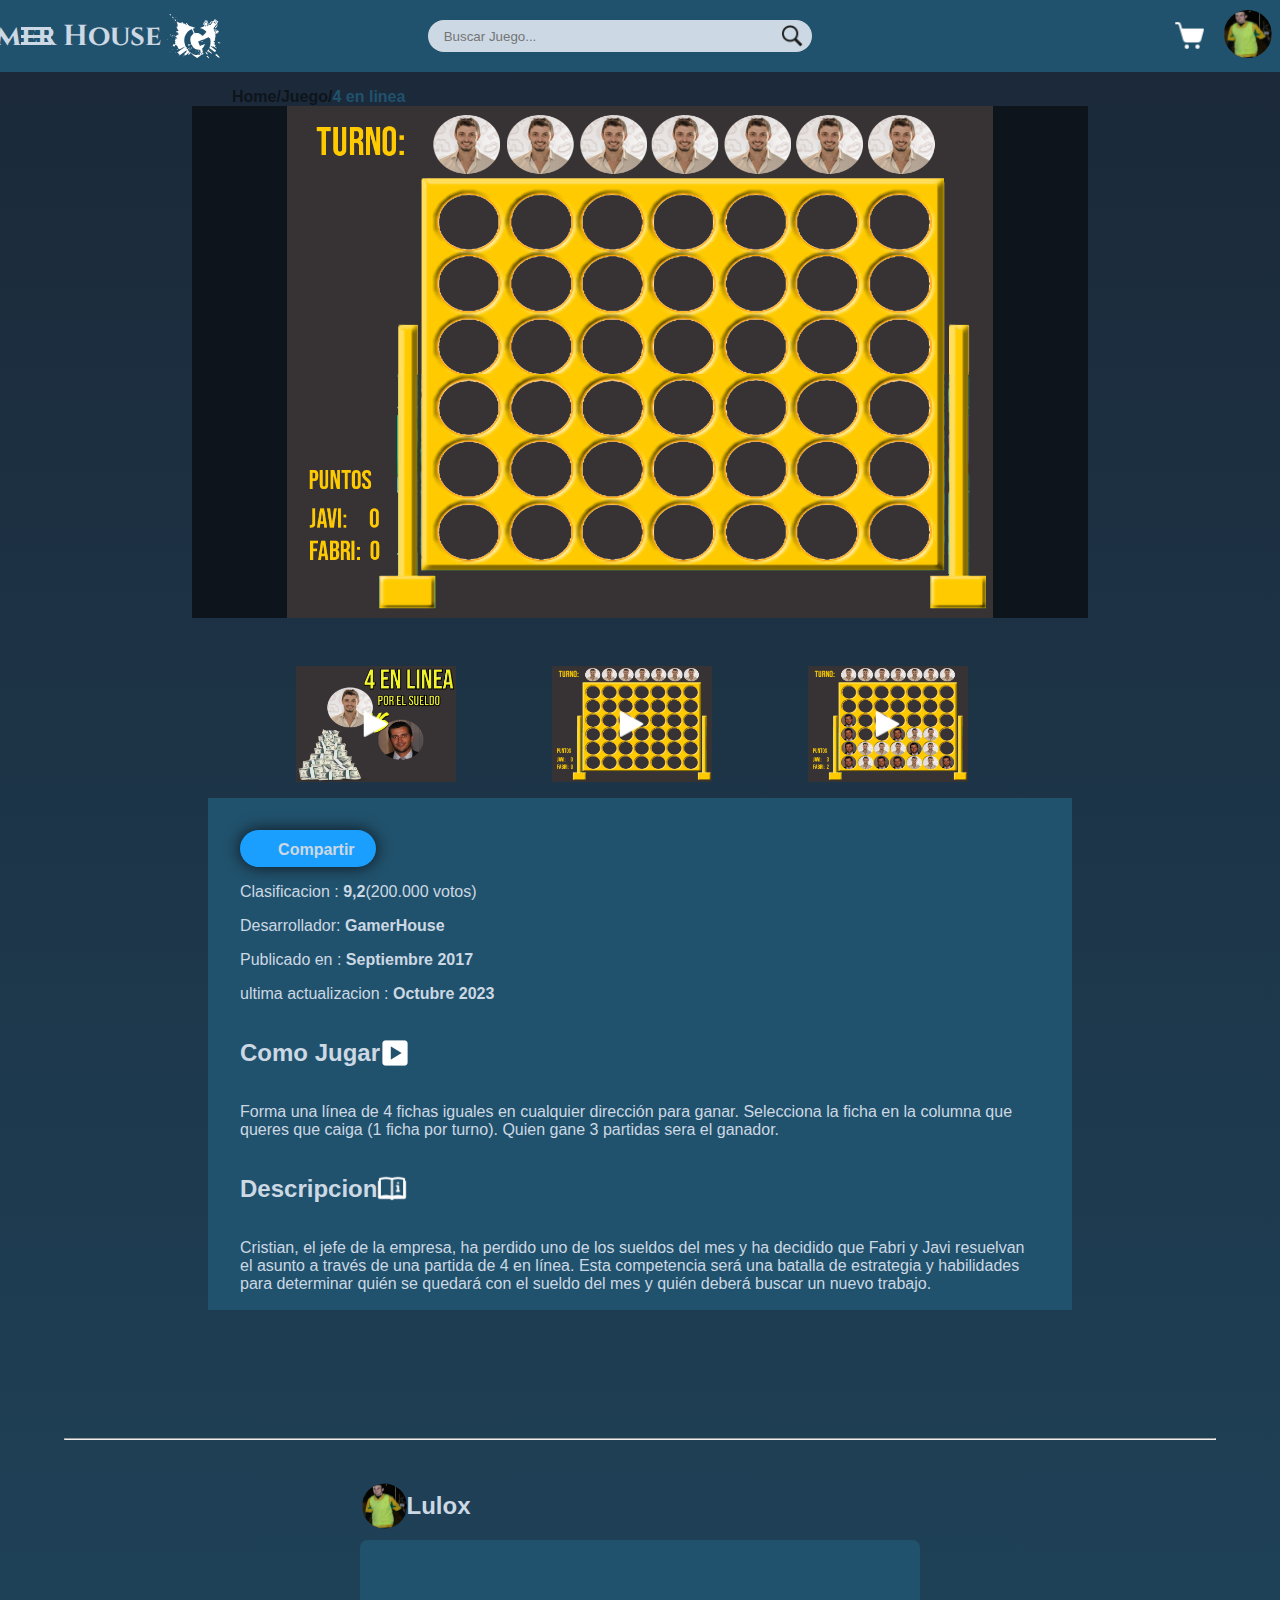
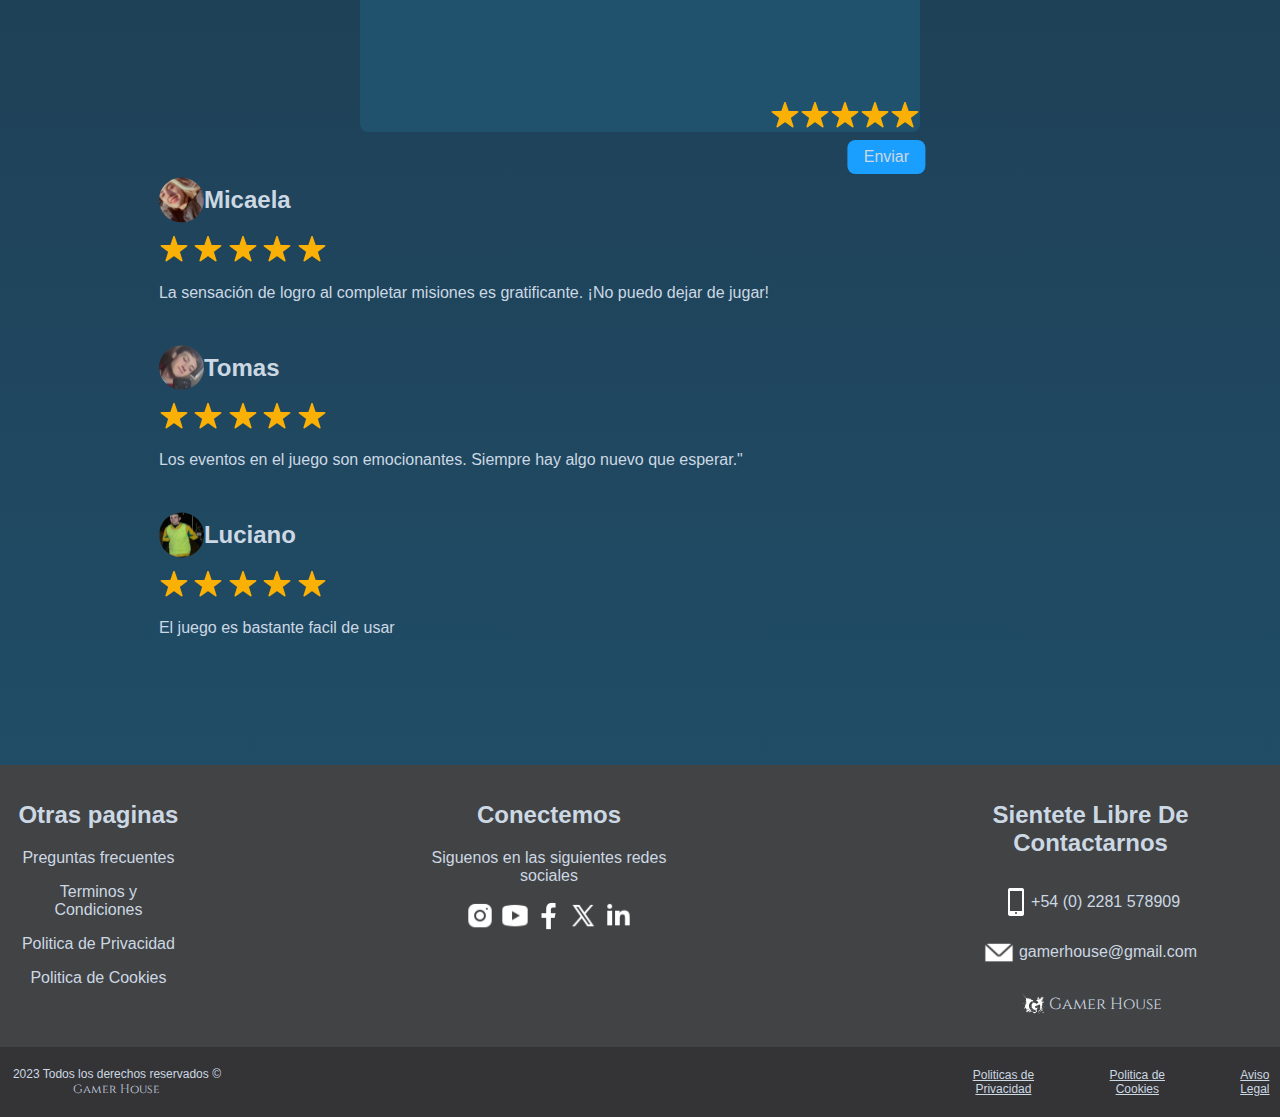
<file: juego.html>
<!DOCTYPE html>
<html lang="en">
  <head>
    <meta charset="UTF-8" />
    <meta name="viewport" content="width=device-width, initial-scale=1.0" />
    <link rel="stylesheet" href="css/style.css" />
    <link rel="preconnect" href="https://fonts.googleapis.com" />
    <link rel="preconnect" href="https://fonts.gstatic.com" crossorigin />
    <link rel="shortcut icon" href="imagenes/logo blanco.svg"> 
    <link
      href="https://fonts.googleapis.com/css2?family=Cinzel:wght@800&family=Oswald:wght@500&display=swap"
      rel="stylesheet"
    />
    <title>4 en linea</title>
  </head>
  <body>
    <div class="body">
      <header>
      
        <div class="menu-button">
          <div class="bar"></div>
          <div class="bar"></div>
          <div class="bar"></div>
        </div>

        <nav>
          <ul class="nav">
            <li><a href="index.html">Inicio</a></li>
            <li><a href="#">Servicios</a></li>
            <li><a href="#">Contacto</a></li>
            <li><a href="#">Inicio</a></li>
            <li><a href="#">Servicios</a></li>
            <li><a href="#">Contacto</a></li>
          </ul>
        </nav>
    

      <div>
        <a href="index.html">
          <div class="container-logo">
            <h1 class="titulo-logo">Gamer House</h1>
            <img
              class="icono-logo-header"
              src="imagenes/logo blanco.svg"
              alt=""
            />
          </div>
        </a>
      </div>

      <div class="buscador">
        <input class="buscadorInput" type="text" name="" placeholder="Buscar Juego..." />

        <img  src="imagenes/iconos/icons8-lupa-50.png" alt="icono perfil" />
      </div>

      <div class="icono-carrito-perfil">
        <img
          class="icono-carrito-compra"
          src="imagenes/iconos/icons8-carrito-de-compras-30.png"
          alt="carrito de compra"
        />

        <div class="icono-perfil">
          <img src="imagenes/iconos/iconoPerfil.svg" alt="menu perfil" />
        </div>
        <nav >
          <ul id="menu-perfil" class="menu-perfil">
            <li><a href="#">Mi perfil</a></li>
            <li><a href="#">Favoritos</a></li>
            <li><a href="#">Mi carito</a></li>
            <li><a href="#">Configuración</a></li>
          </ul>
        </nav>
      </div>
    </header>

      <div class="breadcrumb">
        <nav aria-label="Breadcrumb">
          <ol>
            <li><a href="index.html">Home/</a></li>
            <li><a href="juego.html">Juego/</a></li>
            <li>4 en linea</li>
          </ol>
        </nav>
      </div>

      <section class="juego">
        <div class="container-publicidad-juego">
          <div class="container-juego">
            <img src="imagenes/4-enlinea-interfaces3.png" alt="imagen juego" />
          </div>
        </div>

        <section class="videos-juego">
          <img src="imagenes/iconos/portada4enlinea.png" alt="" />
          <img
            class="play-video"
            src="imagenes/iconos/icons8-play-30.png"
            alt=""
          />
          <img src="imagenes/4-enlinea-interfaces3.png" alt="" />
          <img
            class="play-video"
            src="imagenes/iconos/icons8-play-30.png"
            alt=""
          />
          <img src="imagenes/iconos/javiganador.png" alt="" />
          <img
            class="play-video"
            src="imagenes/iconos/icons8-play-30.png"
            alt=""
          />
        </section>

       

        <div class="container-descripcion">
          <button class="boton compartir">
            <div class="icono">
              <img src="imagenes/iconos/icons8-compartir-30.png" alt="" />
            </div>
            <span>Compartir</span>
          </button>

          <div class="descripcion">
            <p>
              Clasificacion : <span class="span-descripcion"> 9,2</span>(200.000
              votos)
            </p>
            <p>
              Desarrollador:<span class="span-descripcion"> GamerHouse</span>
            </p>
            <p>
              Publicado en :
              <span class="span-descripcion"> Septiembre 2017</span>
            </p>
            <p>
              ultima actualizacion :<span class="span-descripcion">
                Octubre 2023</span
              >
            </p>
          </div>
         
          <div class="container-juego-jugar">
            <h2>Como Jugar</h2>
          <img src="imagenes/iconos/icons8-jugar-30.png" alt="">
          </div>
          <p class="descripcion">
            Forma una línea de 4 fichas iguales en cualquier dirección para ganar. 
            Selecciona la ficha en la columna que queres que caiga (1 ficha por turno). 
            Quien gane 3 partidas sera el ganador.
          </p>

          <div class="container-juego-descripcion">
            <h2 class="h2-descripcion">descripcion</h2>
            <img src="imagenes/iconos/descripcion.svg" alt="">
          </div>
          <p class="descripcion">
            Cristian, el jefe de la empresa, ha perdido uno de los sueldos del
            mes y ha decidido que Fabri y Javi resuelvan el asunto a través de
            una partida de 4 en línea. Esta competencia será una batalla de
            estrategia y habilidades para determinar quién se quedará con el
            sueldo del mes y quién deberá buscar un nuevo trabajo.
          </p>
          
        </div>
      </section>

      <hr />

      <section class="container-comentarios">
        <div class="nickname-user">
          <img src="imagenes/iconos/iconoPerfil.svg" alt="" />
          <h2>Lulox</h2>
        </div>
        <div class="comentario-usuario">
          <div class="puntuacion">
            <img src="imagenes/iconos/icons8-estrella-30.png" alt="" />
            <img src="imagenes/iconos/icons8-estrella-30.png" alt="" />
            <img src="imagenes/iconos/icons8-estrella-30.png" alt="" />
            <img src="imagenes/iconos/icons8-estrella-30.png" alt="" />
            <img src="imagenes/iconos/icons8-estrella-30.png" alt="" />
          </div>
        </div>
        <button class="btn-comentario">Enviar</button>

        <div class="container-comentarios-usuarios">
          <div class="comentarios-usuarios">
            <div class="nickname-2">
              <img src="imagenes/iconos/iconoMicaela.svg" alt="" />
              <h2>Micaela</h2>
            </div>
            <div class="puntuacion">
              <img src="imagenes/iconos/icons8-estrella-30.png" alt="" />
              <img src="imagenes/iconos/icons8-estrella-30.png" alt="" />
              <img src="imagenes/iconos/icons8-estrella-30.png" alt="" />
              <img src="imagenes/iconos/icons8-estrella-30.png" alt="" />
              <img src="imagenes/iconos/icons8-estrella-30.png" alt="" />
            </div>
            <p>
              La sensación de logro al completar misiones es gratificante. ¡No
              puedo dejar de jugar!
            </p>
          </div>
          <div class="comentarios-usuarios">
            <div class="nickname-2">
              <img src="imagenes/iconos/iconoTomi.svg" alt="" />
              <h2>Tomas</h2>
            </div>
            <div class="puntuacion">
              <img src="imagenes/iconos/icons8-estrella-30.png" alt="" />
              <img src="imagenes/iconos/icons8-estrella-30.png" alt="" />
              <img src="imagenes/iconos/icons8-estrella-30.png" alt="" />
              <img src="imagenes/iconos/icons8-estrella-30.png" alt="" />
              <img src="imagenes/iconos/icons8-estrella-30.png" alt="" />
            </div>
            <p>
              Los eventos en el juego son emocionantes. Siempre hay algo nuevo
              que esperar."
            </p>
          </div>
          <div class="comentarios-usuarios">
            <div class="nickname-2">
              <img src="imagenes/iconos/iconoPerfil.svg" alt="" />
              <h2>Luciano</h2>
            </div>
            <div class="puntuacion">
              <img src="imagenes/iconos/icons8-estrella-30.png" alt="" />
              <img src="imagenes/iconos/icons8-estrella-30.png" alt="" />
              <img src="imagenes/iconos/icons8-estrella-30.png" alt="" />
              <img src="imagenes/iconos/icons8-estrella-30.png" alt="" />
              <img src="imagenes/iconos/icons8-estrella-30.png" alt="" />
            </div>
            <p>El juego es bastante facil de usar</p>
          </div>
        </div>
      </section>

      <footer>
        <div class="fat-footer">
          <div>
            <h2>Otras paginas</h2>
            <p>Preguntas frecuentes</p>
            <p>Terminos y Condiciones</p>
            <p>Politica de Privacidad</p>
            <p>Politica de Cookies</p>
          </div>

          <div>
            <h2>Conectemos</h2>
            <p>Siguenos en las siguientes redes sociales</p>
            <div>
              <img src="imagenes/iconos/iconoInstagram.svg" alt="" />
              <img src="imagenes/iconos/iconoYt.svg" alt="" />
              <img src="imagenes/icons8-facebook-30.png" alt="" />
              <img src="imagenes/iconos/x.svg" alt="" />
              <img src="imagenes/iconos/linkedin.svg" alt="" />
            </div>
          </div>

          <div>
            <h2 class="">Sientete Libre De Contactarnos</h2>
            <div class="pImagenes">
              <img
                class="pTelefono"
                src="imagenes/iconos/iconoTelefono.svg"
                alt=""
              />
              <p class="fat-footer-pTelefono">+54 (0) 2281 578909</p>
            </div>

            <div class="pImagenes">
              <img class="pTelefono" src="imagenes/iconos/mail.svg" alt="" />
              <p class="fat-footer-pMail">gamerhouse@gmail.com</p>
            </div>
            <div class="pImagenes">
              <img
                style="width: 30px"
                class="pTelefono"
                src="imagenes/logo blanco.svg"
                alt=""
              />
              <p class="fat-footer-pLogo"><span>Gamer House</span></p>
            </div>
          </div>
        </div>

        <div class="fit-footer">
          <div class="fit-footer-copyrigth">
            <p>2023 Todos los derechos reservados © <span>Gamer House</span></p>
            <div class="fit-footer-p">
              <a href="#" class="p-ffooter">Politicas de Privacidad</a>
              <a href="#" class="p-ffooter">Politica de Cookies</a>
              <a href="#" class="p-ffooter">Aviso Legal</a>
            </div>
          </div>
        </div>
      </footer>
    </div>

    <script src="js/toggle.js"></script>
  </body>
</html>
</file>
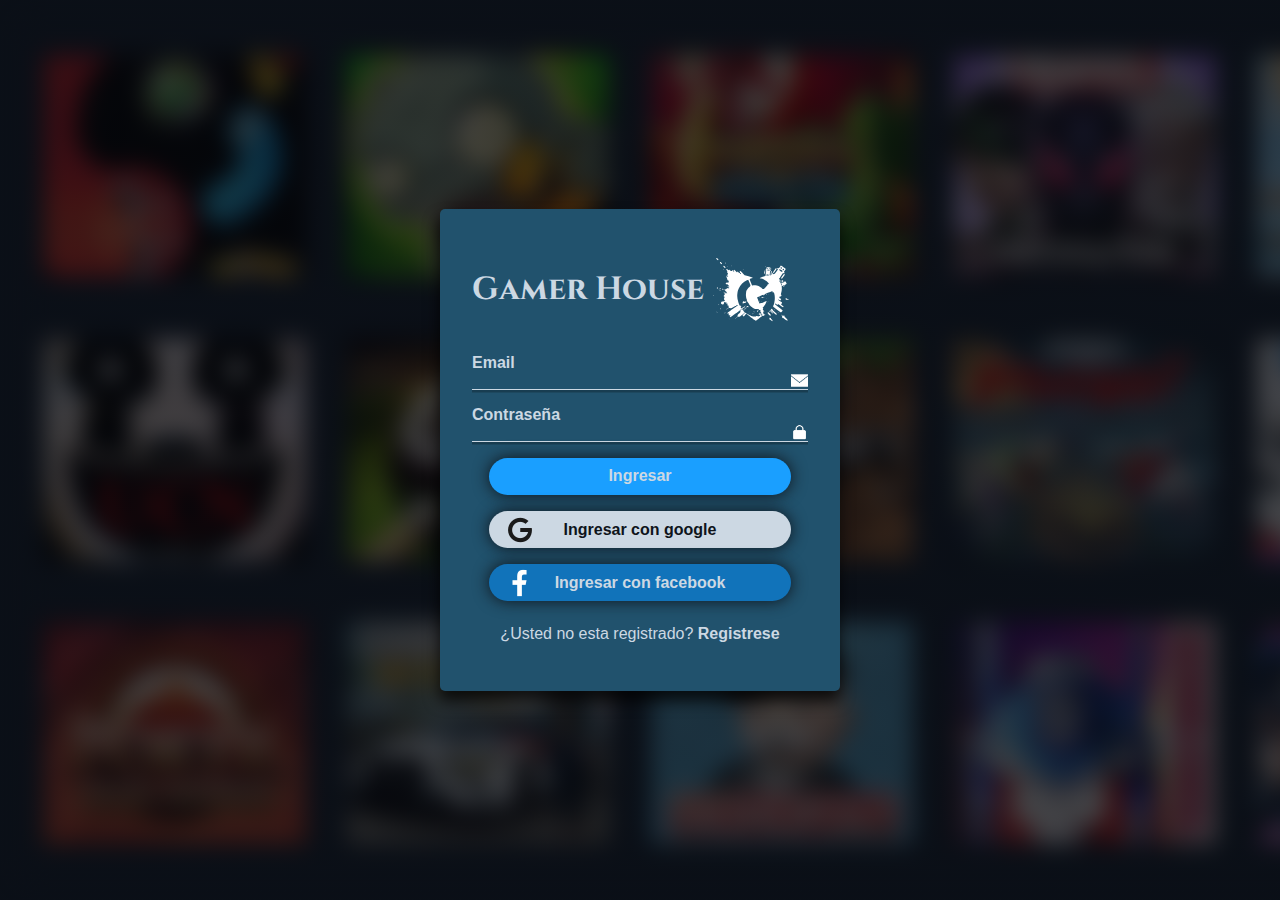
<file: login.html>
<!DOCTYPE html>
<html lang="en">
<head>
    <meta charset="UTF-8">
    <meta name="viewport" content="width=device-width, initial-scale=1.0">
    <link rel="stylesheet" href="css/style.css">
    <link rel="preconnect" href="https://fonts.googleapis.com">
    <link rel="preconnect" href="https://fonts.gstatic.com" crossorigin>
    <link rel="shortcut icon" href="imagenes/logo blanco.svg"> 
    <link href="https://fonts.googleapis.com/css2?family=Cinzel:wght@800&family=Oswald:wght@500&display=swap" rel="stylesheet">
    <title>Login</title>
</head>
<body>

    <div class="login-container">
        <div class="formulario-container">
            <div class="container-logo">
                <h1>Gamer House</h1> 
                <img class="logo-registro" src="imagenes/logo blanco.svg" alt="">
            </div>
            
            <form action="index.html">
                <label for="email">Email</label>
                <input type="email" name="email" id="email" class="email" required >
                <label for="contraseña">Contraseña</label>
                <input type="password" name="contraseña" id="password" class="password" required>

                <div class="container-buttons">
                    
                    <a class="a-button" href="index.html"><button id="" class="button">Ingresar </button></a>
                    <a class="a-button" href="index.html"><button id="" class="button button-google">Ingresar con google</button></a>
                    <a class="a-button" href="index.html"><button id="" class="button button-facebook">Ingresar con facebook</button></a>
                </div>
            </form>
            <p>¿Usted no esta registrado? <a href="registro.html">Registrese</a></p>
        </div>
    </div>
    
</body>
</html>
</file>
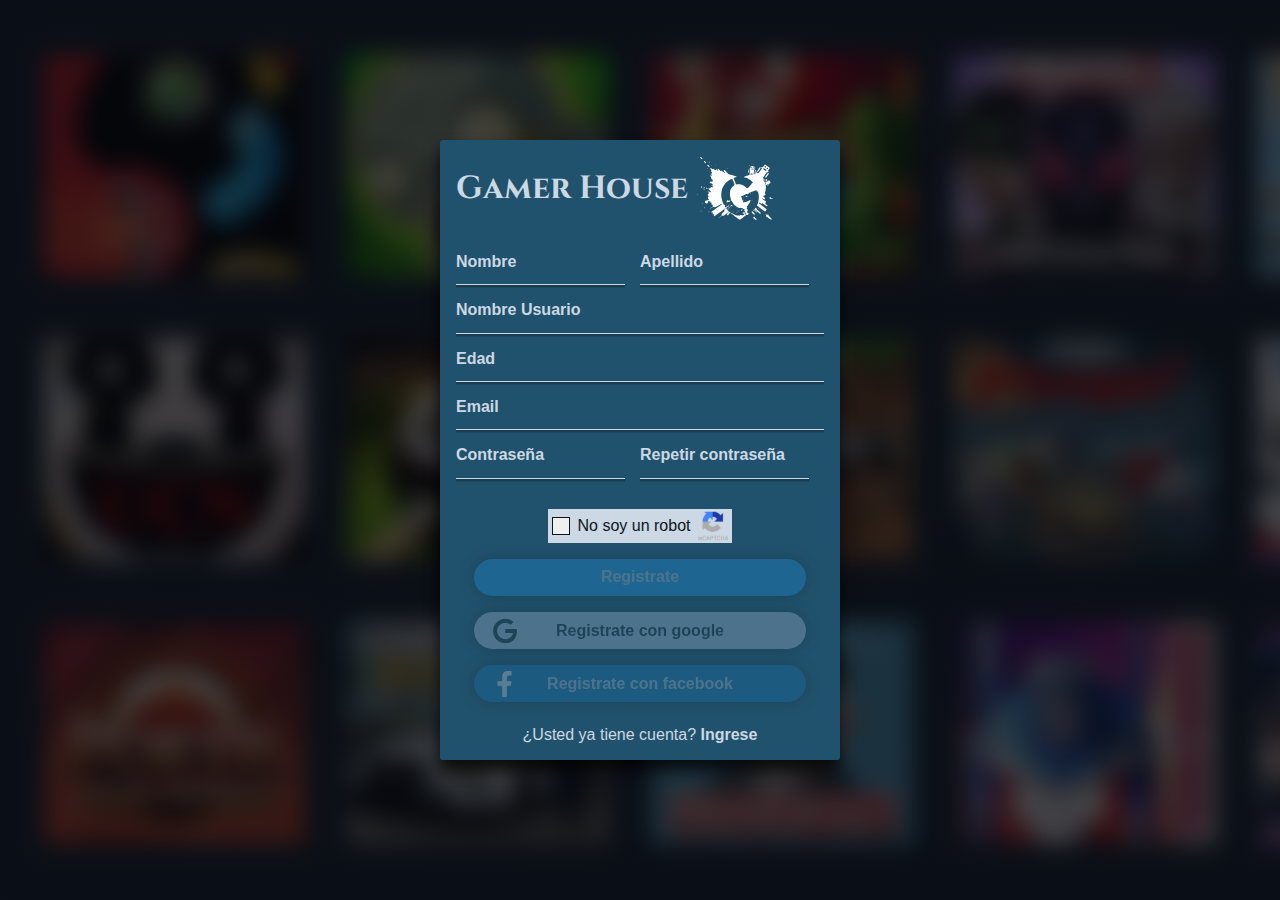
<file: registro.html>
<!DOCTYPE html>
<html lang="en">

<head>
    <meta charset="UTF-8" />
    <meta name="viewport" content="width=device-width, initial-scale=1.0" />
    <link rel="stylesheet" href="css/style.css" />
    <link rel="preconnect" href="https://fonts.googleapis.com" />
    <link rel="preconnect" href="https://fonts.gstatic.com" crossorigin />
    <link rel="shortcut icon" href="imagenes/logo blanco.svg"> 
    <link href="https://fonts.googleapis.com/css2?family=Cinzel:wght@800&family=Oswald:wght@500&display=swap"
        rel="stylesheet" />
    <title>Registro</title>
</head>

<body>
    <div class="login-container login-container-registro">
        <div id="registro-exitoso"  class="formulario-container-registro">
            <div class="container-logo">
                <h1>Gamer House</h1>
                <img class="logo-registro"src="imagenes/logo blanco.svg" alt="" />
            </div>

            <form action="index.html" class="form-registro">
                <div class="input-grid">
                    <label for="email">Nombre</label>
                    <label for="email">Apellido</label>
                    <input type="text" name="nomrbe" id="" required />

                    <input type="text" name="apellido" id="" required />
                </div>

                <label for="email">Nombre Usuario</label>
                <input type="email" name="usuario" id="" required />

                <label for="email">Edad</label>
                <input type="number" name="edad" id="" required />

                <label for="email">Email</label>
                <input type="email" name="email" id="" required />

                <div class="input-grid">
                    <label for="contraseña">Contraseña</label>
                    <label for="contraseña">Repetir contraseña</label>
                    <input type="password" name="contraseña" id="" required />
                    <input type="password" name="contraseña" id="" required />
                </div>
            </form>

            <div class="container-buttons container-buttons-registro">
                <div class="container-captcha">
                    <button class="captcha" id="captcha" type="submit"></button>
                    <p>No soy un robot</p>
                    <img src="imagenes/recapthcha.svg" alt="" />
                </div>
                
                <a id="button" class="a-button"><button id="button" class="button">Registrate</button></a>
                <a id="button" class="a-button"><button id="button" class="button button-google"> Registrate con google
                    </button></a>
                <a id="button" class="a-button"><button id="button" class="button button-facebook">
                        Registrate con facebook
                    </button></a>
            </div>
            
            <p>¿Usted ya tiene cuenta? <a href="login.html">Ingrese</a></p>
           
        </div>
        <div id="verificado" class="registro-verificado">
            <img class="logo-registro"src="imagenes/logo blanco.svg" alt="" />
                <p>Bienvenido a <span>Gamer House</span> se ha registrado con exito. 
                <span>Aguarde unos segundos y sera redirigido</span> </p>
        </div>
    </div>
    <script src="js/captcha.js"></script>
</body>

</html>
</file>
<file: css/style.css>
/*Globales*/

body {
  margin: 0;
  padding: 0;
  height: 100vh;
  background-color: var(--color-primario-oscuro);
  font-family: var(--fuente-h1-h2-h3);
}

.body {
  background: linear-gradient(#1b2838, #21526d);
}

html {
  box-sizing: border-box;
}

*,
*:before,
*:after {
  box-sizing: inherit;
}

:root {
  --color-primario-oscuro: #1b2838;
  --color-primario-intermedio: #21526d;
  --color-primario-claro: #79adcb;
  --color-secundario-oscuro: #1173ba;
  --color-secundario-intermedio: #1a9fff;
  --color-secundario-claro: #89ceff;
  --color-acento-oscuro: #4c6b22;
  --color-acento-intermedio: #4f8b20;
  --color-acento-claro: #59bf40;
  --color-negro: #0e141b;
  --color-negro-1: #1e1e1e;
  --color-negro-2: #343436;
  --color-negro-3: #424345;
  --color-blanco: #ccd8e3;

  --fuente-h1-h2-h3: Arial, Helvetica, sans-serif;
  --tamanio-fuente-h1-A: 2.5em;
  --tamanio-fuente-h1-texto-logo: 1.8rem;
  --tamanio-fuente-h1-C: 2em;
  --grosor-fuente-h1-A-B: bold;

  --fuente-logo: "Cinzel", serif;

  --tamanio-fuente-h2-A: 1.5em;
  --tamanio-fuente-h2-B: 2.25rem;

  --tamanio-fuente-h3-A: 1em;
  --tamanio-fuente-h3-B: 0.75em;

  --sombra-default-letra: 2px 2px 3px black;
  --sombra-banner: 10px 10px 5px rgba(0, 0, 0, 0.75);
}

/*btn compartir*/

.boton {
  display: inline-flex;
  align-items: center;
  justify-content: center;
  width: 17%;
  height: 40px;
  background: var(--color-secundario-intermedio);
  color: var(--color-blanco);
  font-size: var(--tamanio-fuente-h3-A);
  border: none;
  cursor: pointer;
  text-transform: capitalize;
  border-radius: 20px;
  box-shadow: 0 0 1rem 0 var(--color-negro);
}
.container-descripcion span {
  transform: translateY(0.6rem);
  font-weight: var(--grosor-fuente-h1-A-B);
}
.boton span {
  position: relative;
  z-index: 1;
  transition: 0.3s ease all;
}

.boton.compartir span {
  transition: 0.4s ease-in-out all;
  left: -10%;
}

.boton.compartir .icono {
  display: flex;
  align-items: center;
  position: absolute;
  z-index: 1;
  left: 235px;
  transition: 0.3s ease-in-out all;
  opacity: 0;
}

.boton.compartir span {
  color: var(--color-blanco);
  width: 35px;
  height: 35px;
}

.boton.compartir:hover {
  background: var(--color-blanco);
}

.boton.compartir:hover .icono {
  left: calc(21% - 50px);
  opacity: 1;
}

.boton.compartir:hover span {
  left: 0;
  color: var(--color-secundario-intermedio);
}

.menu a {
  text-decoration: none;
}

/*Header*/

h1.titulo-logo {
  font-family: var(--fuente-logo);
  font-size: var(--tamanio-fuente-h1-texto-logo);
}

/* Login */
.login-container {
  background-image: linear-gradient(rgba(5, 7, 12, 0.75), rgba(5, 7, 12, 0.75)),
    url(../imagenes/fondo.svg);
  background-size: cover;
  display: flex;
  justify-content: center;
  align-items: center;
  height: 100%;
}

.formulario-container {
  background-color: var(--color-primario-intermedio);
  padding: 2rem;
  width: 25rem;
  box-shadow: -1px 10px 15px 0px rgba(0, 0, 0, 0.75);
  border-radius: 5px;
}

.container-logo {
  display: flex;

  align-items: center;
}
.container-buttons-registro p {
  padding: 0;
  margin: 0;
}

.formulario-container input,
label,
.formulario-container-registro input {
  display: flex;
  width: 100%;
}

.formulario-container h1,
.formulario-container-registro h1 {
  font-family: var(--fuente-logo);
}

label,
.formulario-container h1,
.formulario-container-registro h1 {
  color: var(--color-blanco);
  font-weight: var(--grosor-fuente-h1-A-B);
}

label {
  padding-top: 1rem;
}

input.email {
  background-image: url(../imagenes/icons8-nuevo-post-30.png);
  background-repeat: no-repeat;
  background-position: right;
  background-size: contain;
}
input.password {
  background-image: url(../imagenes/icons8-contraseña-30.png);
  background-repeat: no-repeat;
  background-position: right;
  background-size: contain;
}

input {
  border-bottom: 0.1rem solid var(--color-blanco);
  box-shadow: 0px 2.49057px 0px rgba(0, 0, 0, 0.25);
  background-color: transparent;
  border-top: none;
  border-left: none;
  border-right: none;
}

input:focus {
  outline: none;
}

/*Estilo Botones*/

.a-button {
  display: flex;
  align-items: center;
  justify-content: center;
  width: 100%;
  text-decoration: none;
  
}
#button{
  cursor: not-allowed;
  opacity: 0.5;
}

#button.active{
  cursor: pointer;
  opacity: 1;
}
#registro-exitoso.registrado{
  opacity: 0;
  transition: opacity 1300ms;
}

.registro-verificado{
 display: none;
}
.registro-verificado.show{
  position: absolute;
  display: block;
  height: 35%;
  width: 35%;
  padding: 1rem;
  line-height: 2;
  background-color: var(--color-primario-intermedio);
  border: .2rem solid var(--color-negro);
}

.registro-verificado img{
  width: 100px;
  height: 100px;
  transform: translateX(12rem);
}


.registro-verificado p{
  text-align: center;
  margin-top: -2rem;
  padding: 1rem;
  font-family: var(--tamanio-fuente-h1-A);
}
.registro-verificado p span{
  font-family: var(--fuente-logo);
}
.container-buttons {
  display: flex;
  flex-direction: column;
  align-items: center;
}
.button {
  background-color: var(--color-secundario-intermedio);
  border: none;
  margin-top: 1rem;
  width: 90%;
  border-radius: 3rem;
  color: var(--color-blanco);
  padding: 0.6rem;
  font-size: var(--tamanio-fuente-h3-A);
  box-shadow: 0 0 1rem 0 var(--color-negro);
  font-weight: var(--grosor-fuente-h1-A-B);
  cursor: pointer;
}

.button-google {
  background-color: var(--color-blanco);
  color: var(--color-negro);
  background-image: url(../imagenes/icons8-logo-de-google-30.png);
  background-repeat: no-repeat;
  background-position: 1rem;
}

.button-facebook {
  background-color: var(--color-secundario-oscuro);
  color: var(--color-blanco);
  background-image: url(../imagenes/icons8-facebook-30.png);
  background-repeat: no-repeat;
  background-position: 1rem;
}

.formulario-container .button-facebook:hover {
  background-color: var(--color-primario-oscuro);
  transition: cubic-bezier(0.075, 0.82, 0.165, 1) 2.05s;
}

a .button-google:hover {
  background-color: var(--color-negro-3);
  color: var(--color-blanco);
  transition: cubic-bezier(0.075, 0.82, 0.165, 1) 2.05s;
}

.button:hover {
  background-color: var(--color-negro);
  transition: cubic-bezier(0.075, 0.82, 0.165, 1) 2.05s;
}
.btn-comentario {
  padding: 10px 20px;
  font-size: 16px;
  background-color: #007bff;
  color: #fff;
  border: none;
  cursor: pointer;
  transition: background-color 1s ease-in-out; /* Transición para el cambio de color de fondo */
}

.btn-comentario:focus {
  outline: none; /* Elimina el borde de enfoque predeterminado */
  background-color: var(
    --color-acento-oscuro
  ); /* Cambia el color de fondo al enfocar */
}

/*Login Formulario*/

.login-container p a {
  text-decoration: none;
  color: var(--color-blanco);
  font-weight: var(--grosor-fuente-h1-A-B);
}
.formulario-container p,
.formulario-container-registro p {
  margin-top: 1.5rem;
  text-align: center;
  color: var(--color-blanco);
}

section.oferta {
  display: flex;
  justify-content: center;
}

/*Registro*/
.input-grid {
  display: grid;
  grid-template-columns: repeat(2, 2fr);
}

.input-grid input {
  width: 92%;
}
.form-registro {
  height: 0.1rem;
}

.formulario-container-registro {
  background-color: var(--color-primario-intermedio);
  padding-top: 0rem;
  padding-bottom: 0rem;
  padding-left: 1rem;
  padding-right: 1rem;
  width: 25rem;
  box-shadow: -1px 10px 15px 0px rgba(0, 0, 0, 0.75);
  border-radius: 0.2rem;
}

.form-registro input {
  height: 0.9rem;
}

.form-registro {
  margin: 0;
  padding: 0;
  height: 0;
}

.container-buttons-registro {
  margin-top: 17rem;
}

main section h2 {
  font-size: var(--tamanio-fuente-h1-B-logo);
}

/*Captcha*/

.container-captcha {
  display: flex;
  align-items: center;
  justify-content: center;
  text-align: center;
  width: 50%;
  background-color: var(--color-blanco);
  gap: 0.5rem;
}

.container-captcha p {
  text-align: center;
  color: var(--color-negro);
  margin-bottom: 0.5rem;
  margin-top: 0.5rem;
}

.container-captcha .captcha-checkout {
  background-image: url(../imagenes/iconos/checked.svg);
  background-size: contain;
}

.container-captcha .captcha {
  padding: 0.5rem;
  border: 0.1rem solid var(--color-negro);
}

/*Juego descripcion*/

.container-descripcion {
  background-color: var(--color-primario-intermedio);
  display: flex;
  flex-direction: column;
  align-items: start;
  text-align: start;
  height: 32rem;
  padding: 2rem;
}

.container-descripcion h2 {
  text-align: left;
  color: var(--color-blanco);
}
.h2-descripcion {
  text-align: center;
  margin-right: 60rem;
  text-transform: capitalize;
  color: var(--color-blanco);
}

.container-juego-descripcion,.container-juego-jugar{
  display: flex;
  align-items: center;
}


.container-juego-jugar img{
  height: 30px;
  width: 30px;
}

.container-juego-descripcion img{
  transform: translateX(-60rem);
}

.span-descripcion {
  font-weight: var(--grosor-fuente-h1-A-B);
}
/*Loading */

.loading-container {
  height: 100%;
  width: 100%;
  text-align: center;
  position: fixed;
  top: 50%;
  left: 50%;
  transform: translate(-50%, -50%);
  display: none;
  background-color: var(--color-negro);
  padding: 20px;
  box-shadow: 0px 0px 10px rgba(0, 0, 0, 0.2);
  z-index: 3;
}

.loading-animation {
  width: 50px;
  height: 50px;
  background-image: url(../imagenes/logo\ blanco.svg);
  background-size: contain;
  background-color: var(--color-secundario-oscuro);
  border-radius: 50%;
  margin: 200px auto 20px;
  animation: bounce 2s infinite;
}

.loading-text {
  color: var(--color-blanco);
  font-size: 18px;
}

.loading-progress {
  width: 50%;
  height: 20px;
  margin-left: 350px;
  border-radius: 10px;
  margin-top: 10px;
}

.loading-bar {
  width: 0;
  height: 80%;
  background-color: var(--color-secundario-oscuro);
  border-radius: 10px;
  animation: progress 5s linear;
}

@keyframes bounce {
  0%,
  20%,
  50%,
  80%,
  100% {
    transform: translateY(0);
  }
  40% {
    transform: translateY(-20px) scaleY(0.9);
  }
  60% {
    transform: translateY(-10px) scaleY(1.1);
  }
}

@keyframes progress {
  0% {
    width: 0;
  }
  100% {
    width: 100%;
  }
}



.titulo-logo {
  font-family: var(--fuente-logo);
  font-size: var(--tamanio-fuente-h1-B-logo);
  color: var(--color-blanco);
}

main section h2 {
  font-size: var(--tamanio-fuente-h1-B-logo);
}

.banner-principal img {
  width: 100%;
  height: 13em;
  display: flex;
  overflow-y: auto;
  margin-top: .2rem;
}

.categoria {
  font-size: var(--tamanio-fuente-h1-B);
  padding: 0;
  margin-bottom: 0.25em;
  color: var(--color-blanco);
}


/*Footer*/

footer {
  background-color: var(--color-negro-3);
  color: var(--color-blanco);
}

footer .fat-footer {
  display: flex;
  flex-direction: column;
  justify-content: center;
  align-items: center;
  text-align: center;
}

footer .fit-footer {
  background-color: var(--color-negro-2);
  font-size: var(--tamanio-fuente-h3-B);
  text-align: center;
  padding: 0.5rem;
}

footer .pImagenes {
  display: flex;
  justify-content: center;
}
.fat-footer-pMail {
  margin-left: 0.3rem;
}

header nav ul {
  display: none;
}

footer .fat-footer h2 {
  font-family: var(--tamanio-fuente-h2-B);
  font-weight: var(--grosor-fuente-h1-A-B);
}

/*Carrousel*/

.container-carrusel {
  display: flex;
  align-items: center;
}
.cards-juegos-para-ti {
  display: grid;
  grid-template-columns: repeat(2, 2fr);
}
.cards-juegos-para-ti h3 {
  font-size: var(--tamanio-fuente-h3-B);
}
.card{
  transition: all .5s ease-in-out;
}

.carrusel-chico .card img,
.cards-ofertas .card img,
.cards-juegos-para-ti .card img {
  width: 8em;
  object-fit: cover;
  height: 8em;
}
.carrusel-destacado .card img {
  width: 12.5em;
  height: 12.5em;
}
.cuerpo-card {
  background-color: var(--color-primario-intermedio);
  height: 14em;
}
.carrusel-chico .cuerpo-card,
.cards-ofertas .cuerpo-card,
.cards-juegos-para-ti .cuerpo-card {
  height: 8em;
  width: 8em;
}


.cuerpo-card h3 {
  margin: 0;
  padding: 0;
  text-transform: uppercase;
  color: var(--color-blanco);
  text-shadow: var(--sombra-default-letra);
}
.carrusel-chico .cuerpo-card h3 {
  font-size: var(--tamanio-fuente-h3-B);
}
.carrusel-chico .titulo-juego {
  font-size: var(--tamanio-fuente-h3-B);
}
.titulo-juego {
  font-size: var(--tamanio-fuente-h2-B);
  text-transform: capitalize;
}
.precio-oferta {
  display: flex;
  align-items: center;
}
.ofertas .precio-viejo, .juegos-para-ti .precio-viejo, .accion .precio-viejo, .terror .precio-viejo,
.carreras .precio-viejo{
  display:none;
}
.precio-descuento {
  color: var(--color-negro-3);
  font-size: var(--tamanio-fuente-h3-B);
  text-decoration: line-through;
}

.cuerpo-card div div {
  background-color: var(--color-secundario-oscuro);
  width: 100%;
}

.oferta .cuerpo-card {
  width: 50%;
}

/* Estilos para el carrusel */
.container-carrusel {
  display: flex;
  align-items: center;
  position: relative;
}

.carrusel-destacado {
  display: flex;
  gap: 2rem;
  overflow: hidden;
  transition: transform 0.5s ease; /* Agregar transición suave */
}



.flecha-izquierda,
.flecha-derecha {
  cursor: pointer;
  background-color: rgba(0, 0, 0, 0.1);
  height: 3.5rem;
  color: var(--color-blanco);
  
}
.flecha-izquierda {
  transform: translateX(-0.52rem);
  z-index: 1;
}

/*ESTILO CARDS*/
section h2.categoria {
  font-size: var(--tamanio-fuente-h2-A);
  padding: 0;
  margin-bottom: 0.25em;
  color: var(--color-blanco);
}


.carrusel-chico,
.cards-ofertas {
  display: flex;
  overflow-y: auto;
}
.container-carrusel {
  display: flex;
  align-items: center;
  
}
.h2-destacado{
  margin-top: -4rem;
}
.cards-juegos-para-ti {
  display: grid;
  grid-template-columns: repeat(2, 2fr);
}
.cards-juegos-para-ti h3 {
  font-size: var(--tamanio-fuente-h3-B);
}


.carrusel-destacado .titulo-juego {
  font-size: var(--tamanio-fuente-h3-A);
  padding: 0.2em;
}

.cuerpo-card {
  background-color: var(--color-primario-intermedio);
  object-fit: cover;
}
.carrusel-chico .cuerpo-card,
.cards-ofertas .cuerpo-card,
.cards-juegos-para-ti .cuerpo-card, .cuerpo-card {
  height: 6em;
}

.cuerpo-card h3,
.descuento,
.categoria {
  text-shadow: var(--sombra-default-letra);
}
.cuerpo-card h3 {
  margin: 0;
  padding: 0.5em;
  padding-bottom: 0;
  text-transform: uppercase;
  color: var(--color-blanco);
}

.carrusel-chico .titulo-juego, .cards-ofertas .titulo-juego, .cards-juegos-para-ti .titulo-juego,
 .carrusel-chico .cuerpo-card h3 , .cuerpo-card h3 {
  font-size: var(--tamanio-fuente-h3-B);
}
.titulo-juego {
  font-size: var(--tamanio-fuente-h2-B);
  text-transform: capitalize;
  padding: 0;
  margin: 0;
}
.descuento {
  color: var(--color-acento-claro);
}
.precio-oferta {
  display: flex;
  background-color: var(--color-acento-oscuro);
}
.precio-oferta p {
  font-weight: var(--grosor-fuente-h1-A-B);
  padding: 0;
  margin: 0;
}
.precio-oferta div {
  display: flex;
  align-items: center;
  justify-content: center;
  gap: 0.4em;
}
.precio-viejo {
  color: var(--color-negro-3);
  font-size: var(--tamanio-fuente-h3-B);
  text-decoration: line-through;
  transform: translateY(0.2em);
}

.cuerpo-card div div {
  background-color: var(--color-secundario-oscuro);
  width: 100%;
}

.oferta .cuerpo-card {
  width: 50%;
}
.card .cuerpo-card .carrito-agregar,
.card .cuerpo-card .carrito-devolver {
  width: 2em;
  height: 2em;
}
.carrito-compra {
  display: flex;
  justify-content: center;
  align-items: center;
}
.carrito-compra p {
  padding: 0 0.5em;
  z-index: 1;
  background: linear-gradient(to right, #4f8b20, #59bf40);
  font-size: var(--tamanio-fuente-h3-B);
  transform: translateX(0.9em);
}
.carrito-agregar,
.carrito-devolver {
  z-index: 2;
}

.carrito-devolver {
  display: none;
}

.carrito-devolver.show{
  display: block;
}

.carrito-agregar.hidden{
  display: none;
}

.card {
  transition: transform 0.3s ease; /* Agrega una transición suave a la propiedad transform */
}

.card.move-animation {
  animation-name: moveCard;
  animation-duration: 0.5s;
}

@keyframes moveCard {
  from {
      transform: translateX(0);
  }
  to {
      transform: translateX(-100%); /* Ajusta la distancia que quieras que se muevan las tarjetas */
  }
}


/*Logo*/

.p-ffooter {
  margin-top: 0.8rem;
  cursor: pointer;
  color: var(--color-blanco);
}

/*Header*/

header {
  display: flex;
  align-items: center;
  background-color: var(--color-primario-intermedio);
  justify-content: space-between;
}
header nav img {
  padding: 0.1rem;
}
.logo {
  font-family: var(--fuente-logo);
  font-size: var(--tamanio-fuente-h1-B-logo);
  color: var(--color-blanco);
}
.container-logo-header {
  color: var(--color-blanco);
}

ul li {
  list-style: none;
  margin-left: -1.3rem;
  margin-top: 2rem;
}

ul li a {
  text-decoration: none;
  color: var(--color-blanco);
}

nav ul {
  margin-top: 8rem;
}

header .titulo-logo,
.icono-carrito-compra {
  display: none;
}
header .menu {
  display: flex;
  align-items: center;
}
header div a {
  text-decoration: none;
}
header div a .titulo-logo {
  margin-left: -26.25rem;
}

.buscador {
  background-color: var(--color-blanco);
  border-radius: 1rem;
  display: flex;
  align-items: center;
  justify-content: space-between;
  gap: 0.1rem;
  width: 10rem;
  height: 1.3em;
  transform: translateX(-5rem);
}
.buscador input:focus {
  outline: none;
}
header div input {
  box-shadow: none;
  border-bottom: none;
  padding-left: 0.5rem;
  width: 8rem;
}
.buscador img {
  width: 1em;
  padding-right: 0.1em;
}
.icono-carrito-perfil {
  display: flex;
  justify-content: end;
  align-items: center;
}
.icono-carrito-compra {
  width: 1em;
}
.icono-perfil {
  width: 5rem;
  cursor: pointer;
}

.videos-juego img {
  width: 10rem;
  transform: translateX(1.5rem);
}
.videos-juego {
  padding-top: 3rem;
  display: flex;
  justify-content: center;
  align-items: center;
  gap: 2rem;
}
.videos-juego .play-video {
  width: 2rem;
  height: 2rem;
  transform: translateX(-6.6rem);
}
/*Comentarios*/

.nickname-user {
  display: flex;
  transform: translateX(-14rem);
  color: var(--color-blanco);
}

.nickname-2 {
  display: flex;
}

.container-comentarios-usuarios {
  transform: translateX(-1rem);
}

nav .nav {
  list-style: none;
  transform: translateY(2rem);
  padding: 0;
  position: relative;
  display: none; /* Ocultar el menú por defecto */
}


/*header*/
.bar {
  width: 1.5rem;
  height: 0.188rem;
  background-color: var(--color-blanco);
  margin: 0.3rem;
  transition: 0.4s;
}

header .menu {
  display: flex;
  align-items: center;
}

.buscador input:focus {
  outline: none;
}
header div input {
  box-shadow: none;
  border-bottom: none;
  padding-left: 1rem;
  width: 8rem;
}
header .buscador img {
  width: 2.5rem;
  padding: 0.5rem;
  margin-left: 2rem;
}

h1.titulo-logo {
  display: block;
  transform: translateX(20rem);
  font-size: var(--tamanio-fuente-h2-C);
}
header .icono-logo-header {
  width: 2rem;
  transform: translateX(20rem);
}

.logo-registro {
  width: 6.25rem;
}

.menu-button {
  cursor: pointer;
  display: block;
}

.icono-perfil img {
  height: 2rem;
  transform: translateX(2.5rem);
}

div.buscador {
  display: none;
}

nav .nav {
  margin-top: 0;
  padding: 0;
}

.nav.active {
  display: block;
  position: absolute;
  transform: translateY(1.1em) translateX(-7em);
  height: 0;
}
.nav.active li {
  width: 6.5em;
  margin: 0;
  padding: 1em;
  display: flex;
  align-items: center;
  justify-content: center;
  height: 0.5em;
}

.menu-button.active .bar:nth-child(2) {
  opacity: 0;
}

.menu-button.active .bar:nth-child(1) {
  margin-top: 0.625rem;
  transform: rotate(-45deg) translate(-5px, 6px);
}

.menu-button.active .bar:nth-child(3) {
  transform: rotate(45deg) translate(-5px, -6px);
}

.nav.active li,
.menu-perfil.active {
  background-color: var(--color-primario-intermedio);
}

nav ul li a:hover {
  background-color: var(--color-blanco);
  border-radius: 1rem;
  color: var(--color-negro);
  padding: 0.3rem;
  font-weight: var(--grosor-fuente-h1-A-B);
}

.banner-principal p {
  font-size: var(--tamanio-fuente-h2-C);
  font-weight: var(--grosor-fuente-h1-A-B);
  width: 40%;
  color: var(--color-blanco);
  margin-left: -31.25rem;
  margin-top: 4rem;
  text-transform: uppercase;
  animation: giro 2s infinite;
  text-shadow: 10px 10px 5px rgba(0, 0, 0, 0.75);
}

@keyframes giro {
  0% {
    transform: translateX(40rem) translateY(-6rem) rotate(0deg);
  }
  100% {
    transform: translateX(40rem) translateY(-6rem) rotate(5deg);
  }
}

nav .menu-perfil.active {   
    transform: translateY(-18em) translateX(-10rem) ;
   }
.nav.active , .menu-perfil.active{
  display: block;
  position: absolute;
  transform: translateY(1.1em) translateX(-7em);
  height: 0;
}
.nav.active li , .menu-perfil.active li{
  width: 6.5em;
  margin: 0;
  padding: 1em;
  display: flex;
  align-items: center;
  justify-content: center;
  height: 0.5em;
}
.nav.active li,
.menu-perfil.active li{
  background-color: var(--color-primario-intermedio);
}
.menu-perfil.active {
  height: auto;
  width: 10rem;
  margin-top: 18.875rem;
}

.juegos-para-ti{
  margin-left: 1rem;
}

.cuerpo-card{
  margin-top: -7px;
}

/*Medias querys*/

@media only screen and (min-width: 1025px) {

.carrusel-chico .cuerpo-card{
  height: 8em;
}

.cards-juegos-para-ti .cuerpo-card,.cards-ofertas .cuerpo-card  {
  height: 6rem;
}


  .cuerpo-card .precio-oferta{
    width: 50%;
  }
  .precio-oferta div{
    flex-direction: column;
  }
    
  .carrusel-chico .carrito-compra,
  .cards-juegos-para-ti .carrito-compra,
  .carrusel-destacado .carrito-compra,.cards-ofertas .carrito-compra {
    transform: translateX(3rem) translateY(-2.5rem);
  }
  
  .carrusel-chico .cuerpo-card h3{
    padding: 1rem;   
  }

  .cuerpo-card .titulo-juego{
    font-size: var(--tamanio-fuente-h2-C);
  }

  .ofertas .precio-viejo, .juegos-para-ti .precio-viejo, .accion .precio-viejo, .terror .precio-viejo,
.carreras .precio-viejo{
  display:block;
}

.carrito-compra p{
  display: none;
}

  .carrusel-destacado{
    gap: 0;
  }

  ul li {
    margin-left: 1.2rem;
  }
  .juegos-para-ti{
    margin-left: 0;
  }

  .cards-ofertas .cuerpo-card{
    width: auto;
  }
  
  header div a .titulo-logo {
    margin-left: -45.25rem;
    font-size: var(--tamanio-fuente-h1-texto-logo);
  }

  nav .menu-perfil.active {   
    transform: translateY(-18em) translateX(1.5rem) ;
   }

  .carrusel-chico,
  .cards-ofertas {
    overflow: hidden;
  }

  .banner-principal img{
    height: auto;
  }
  .icono-perfil img {
    height: 3rem;
    transform: translateX(2.3rem);
  }

  

  div.buscador {
    display: block;
  }

  .menu-button {
    margin-left: 1rem;
  }

  header div a div .icono-logo-header {
    width: 4.375rem;
  }
  /*Menu hamburguesa*/

  .bar {
    width: 1.875rem;
    height: 0.188rem;
    background-color: var(--color-blanco);
    margin: 0.3rem;
    transition: 0.4s;
  }

  .nav.active {
    height: auto;
    width: 10rem;
    padding: 1rem;
    margin-left: -10.8rem;
  }

  .nav.active li {
    width: 10rem;
    padding: 1.5rem;
    height: 1em;
    display: block;
  }

  /*banner*/

  .banner-principal p {
    font-size: var(--tamanio-fuente-h1-A);

    margin-left: 0;
    margin-top: 1.875rem;
  }

  /*header*/
  header {
    display: flex;
    align-items: center;
    background-color: var(--color-primario-intermedio);
    justify-content: space-between;
    height: 4.5rem;
  }

  header nav img {
    padding: 1rem;
  }
  .menu-hamburguesa img {
    width: 60px;
    height: 60px;
  }
  header .menu {
    display: flex;
    align-items: center;
  }

  header .buscador {
    background-color: var(--color-blanco);
    border-radius: 1rem;
    display: flex;
    align-items: center;
    margin-right: 100px;
    height: 2rem;
    width: 24rem;
  }
  .buscador input:focus {
    outline: none;
  }
  header form input {
    box-shadow: none;
    border-bottom: none;
    padding-left: 1rem;
    width: 8rem;
  }
  header .buscador img {
    width: 2.5rem;
    padding: 0.5rem;
    margin-left: 10rem;
  }
  .icono-carrito-perfil {
    display: flex;
    justify-content: end;
    align-items: center;
    padding-right: 0;
  }

  main {
    margin: 1rem 13rem 1rem 13rem;
  }

  footer .fat-footer {
    flex-direction: row;
    padding: 1em;
    align-items: baseline;
    gap: 14rem;
  }

  .fat-footer .pImagenes {
    display: flex;
  }

  .fit-footer-copyrigth,
  .fit-footer-p {
    display: flex;
    flex-direction: row;
  }

  .fat-footer-pLogo span,
  .fit-footer-copyrigth p span {
    font-family: var(--fuente-logo);
  }

  .fit-footer-p {
    margin-left: 44rem;
    gap: 2rem;
  }

  .p-ffooter {
    margin-left: 2.5rem;
  }

  /*Juego*/

  .breadcrumb,
  .breadcrumb ol,
  .breadcrumb h2 {
    display: flex;
    align-items: center;
    padding-top: 0;
    margin-top: 0;
  }
  .breadcrumb ol {
    list-style: none;
  }
  .breadcrumb ol a {
    text-decoration: none;
    color: var(--color-negro);
  }

  .breadcrumb ol li {
    color: var(--color-primario-intermedio);
    font-weight: var(--grosor-fuente-h1-A-B);
  }
  .container-publicidad-juego {
    display: flex;
    justify-content: center;
    align-items: center;
  }

  hr {
    width: 90%;
    margin-top: 8rem;
    margin-bottom: 0;
  }

  .breadcrumb {
    margin: 1rem 12rem -1rem;
  }
  .container-juego,
  .comentarios,
  .container-descripcion {
    margin: 1rem 13rem;
  }
  .container-juego {
    height: 32rem;
    width: 70%;
    background-color: var(--color-negro);
    display: flex;
    justify-content: center;
    align-items: center;
    margin: 0 10rem 0 10rem;
  }
  .descripcion {
    font-family: var(--fuente-h1-h2-h3);

    text-align: start;
    color: var(--color-blanco);
  }
  .container-juego img {
    height: 32rem;
  }

  .container-comentarios {
    display: flex;
    flex-direction: column;
    align-items: center;
    padding-top: 2rem;
    padding-bottom: 6rem;
  }
  .comentario-usuario {
    background-color: var(--color-primario-intermedio);
    width: 35rem;
    height: 12rem;
    border-radius: 8px;
  }
  .container-comentarios button {
    background-color: var(--color-secundario-intermedio);
  }
  .comentario-usuario .puntuacion {
    display: flex;
    justify-content: right;
    transform: translateY(10rem);
  }
  .container-comentarios button {
    transform: translateX(15.4rem) translateY(0.5rem);
    border-radius: 8px;
    border-style: none;
    padding: 0.5rem 1rem 0.5rem 1rem;
    color: var(--color-blanco);
  }
  .container-comentarios .comentarios-usuarios {
    transform: translateX(-10rem);
    padding-bottom: 1rem;
    color: var(--color-blanco);
  }

  .cards-ofertas{
    justify-content: space-around;
  }
  .cards-ofertas .card img {
    width: 12rem;
    height: 12rem;
  }

  .cards-juegos-para-ti, .carrusel-chico{
    display: flex;
    justify-content: center;
    gap: 6rem;
  }

  .cards-juegos-para-ti .card img , .carrusel-chico .card img{
    width: 10rem;
    height: 10rem;
  }

  .cards-juegos-para-ti .cuerpo-card, .carrusel-chico .cuerpo-card{
    width: 10rem;
  }
  
  h1.titulo-logo,
  img.icono-carrito-compra {
    display: block;
  }
  img.icono-carrito-compra {
    width: 2rem;
    transform: translateX(2rem);
  }

  .icono-carrito-perfil {
    gap: 0.8rem;
  }

  .menu-perfil.active {
    margin-left: -11.5rem;
    margin-top: 20rem;
  }
  
  
}
</file>
